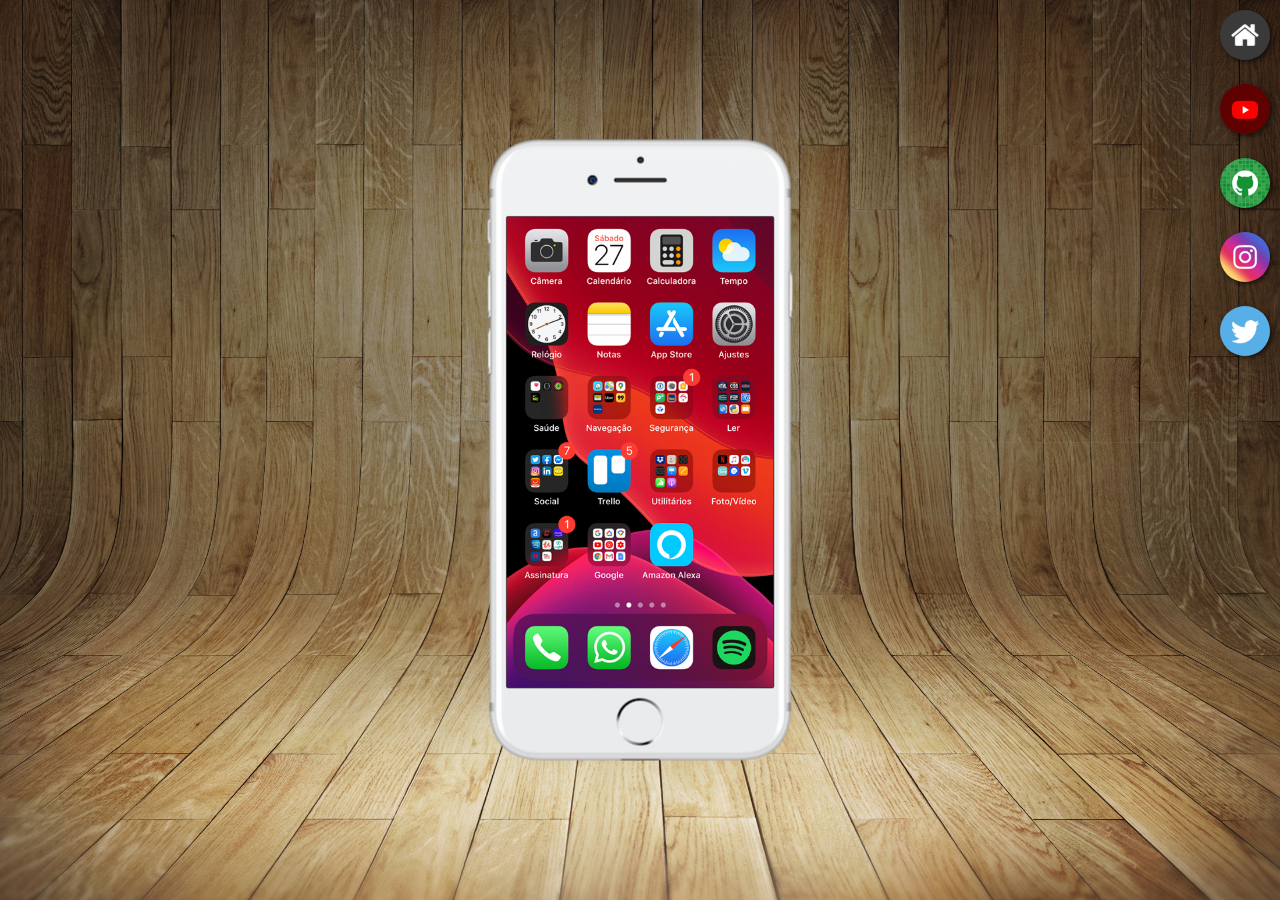
<file: index.html>
<!DOCTYPE html>
<html lang="pt-br">
<head>
    <meta charset="UTF-8">
    <meta name="viewport" content="width=device-width, initial-scale=1.0">
    <link rel="shortcut icon" href="favicon.ico" type="image/x-icon">
    <link rel="stylesheet" href="estilos/style.css">
    <title>Projeto redes sociais</title>
</head>
<body>
    <main>
        <section id="iphone">
            <iframe src="home.html" name="tela" id="tela" frameborder="0"></iframe>
        </section>

        <section id="redes-sociais">
            <a href="home.html" target="tela"><img src="imagens/logo-home.jpg" alt="home"></a> <br>
            <a href="youtube.html" target="tela"><img src="imagens/logo-youtube.jpg" alt="youtube"></a> <br>
            <a href="github.html" target="tela"><img src="imagens/logo-github.jpg" alt="Github"></a> <br>
            <a href="instagram.html" target="tela"><img src="imagens/logo-instagram.jpg" alt="Instagram"></a> <br>
            <a href="twitter.html" target="tela"><img src="imagens/logo-twitter.jpg" alt="Twitter"></a>
        </section>
    </main>



    
</body>
</html>
</file>
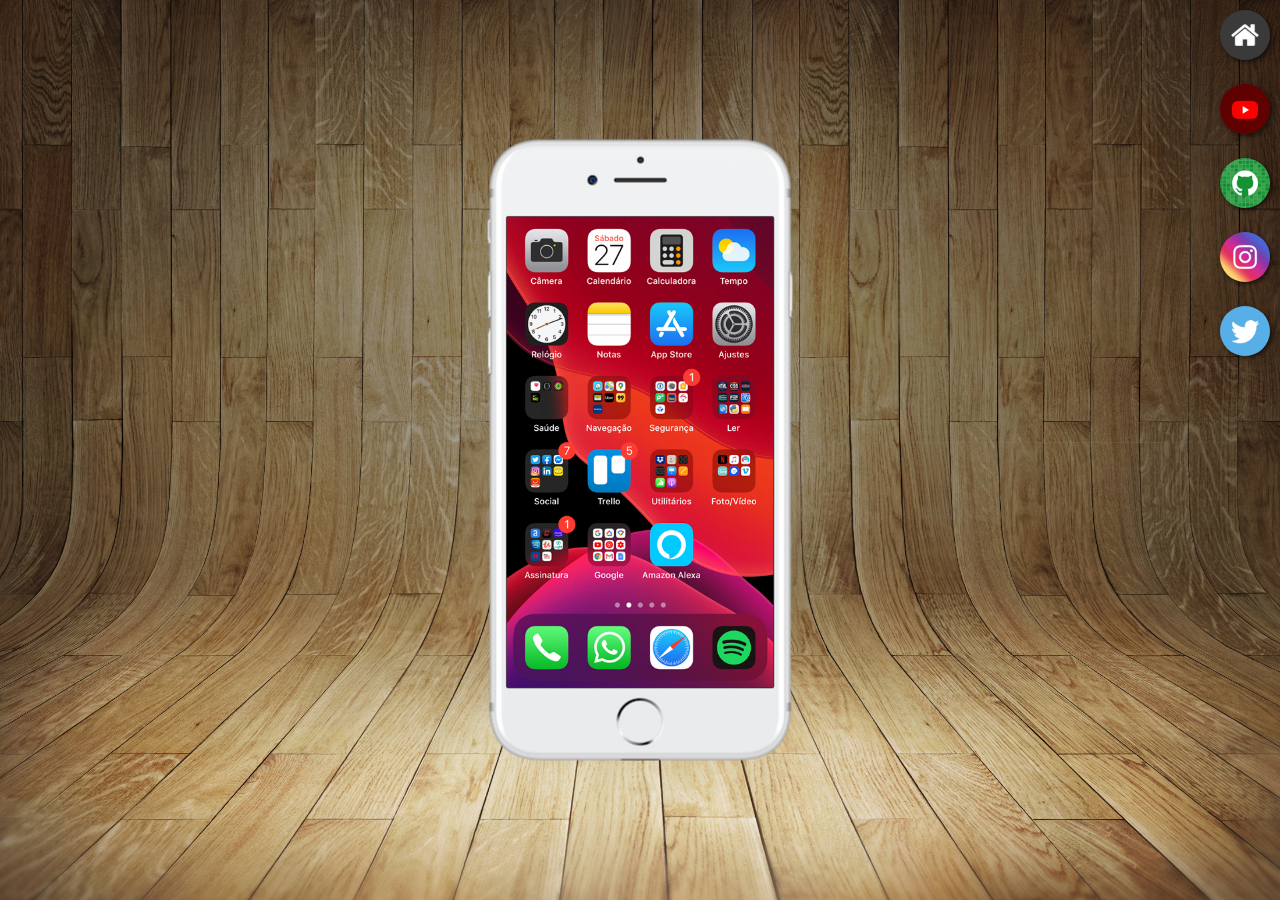
<file: desafio14-iphone/index.html>
<!DOCTYPE html>
<html lang="pt-br">
<head>
    <meta charset="UTF-8">
    <meta name="viewport" content="width=device-width, initial-scale=1.0">
    <link rel="shortcut icon" href="favicon.ico" type="image/x-icon">
    <link rel="stylesheet" href="estilos/style.css">
    <title>Projeto redes sociais</title>
</head>
<body>
    <main>
        <section id="iphone">
            <iframe src="home.html" name="tela" id="tela" frameborder="0"></iframe>
        </section>

        <section id="redes-sociais">
            <a href="#" target="tela"><img src="imagens/logo-home.jpg" alt="home"></a> <br>
            <a href="#" target="tela"><img src="imagens/logo-youtube.jpg" alt="youtube"></a> <br>
            <a href="#" target="tela"><img src="imagens/logo-github.jpg" alt="Github"></a> <br>
            <a href="#" target="tela"><img src="imagens/logo-instagram.jpg" alt="Instagram"></a> <br>
            <a href="#" target="tela"><img src="imagens/logo-twitter.jpg" alt="Twitter"></a>
        </section>
    </main>



    
</body>
</html>
</file>
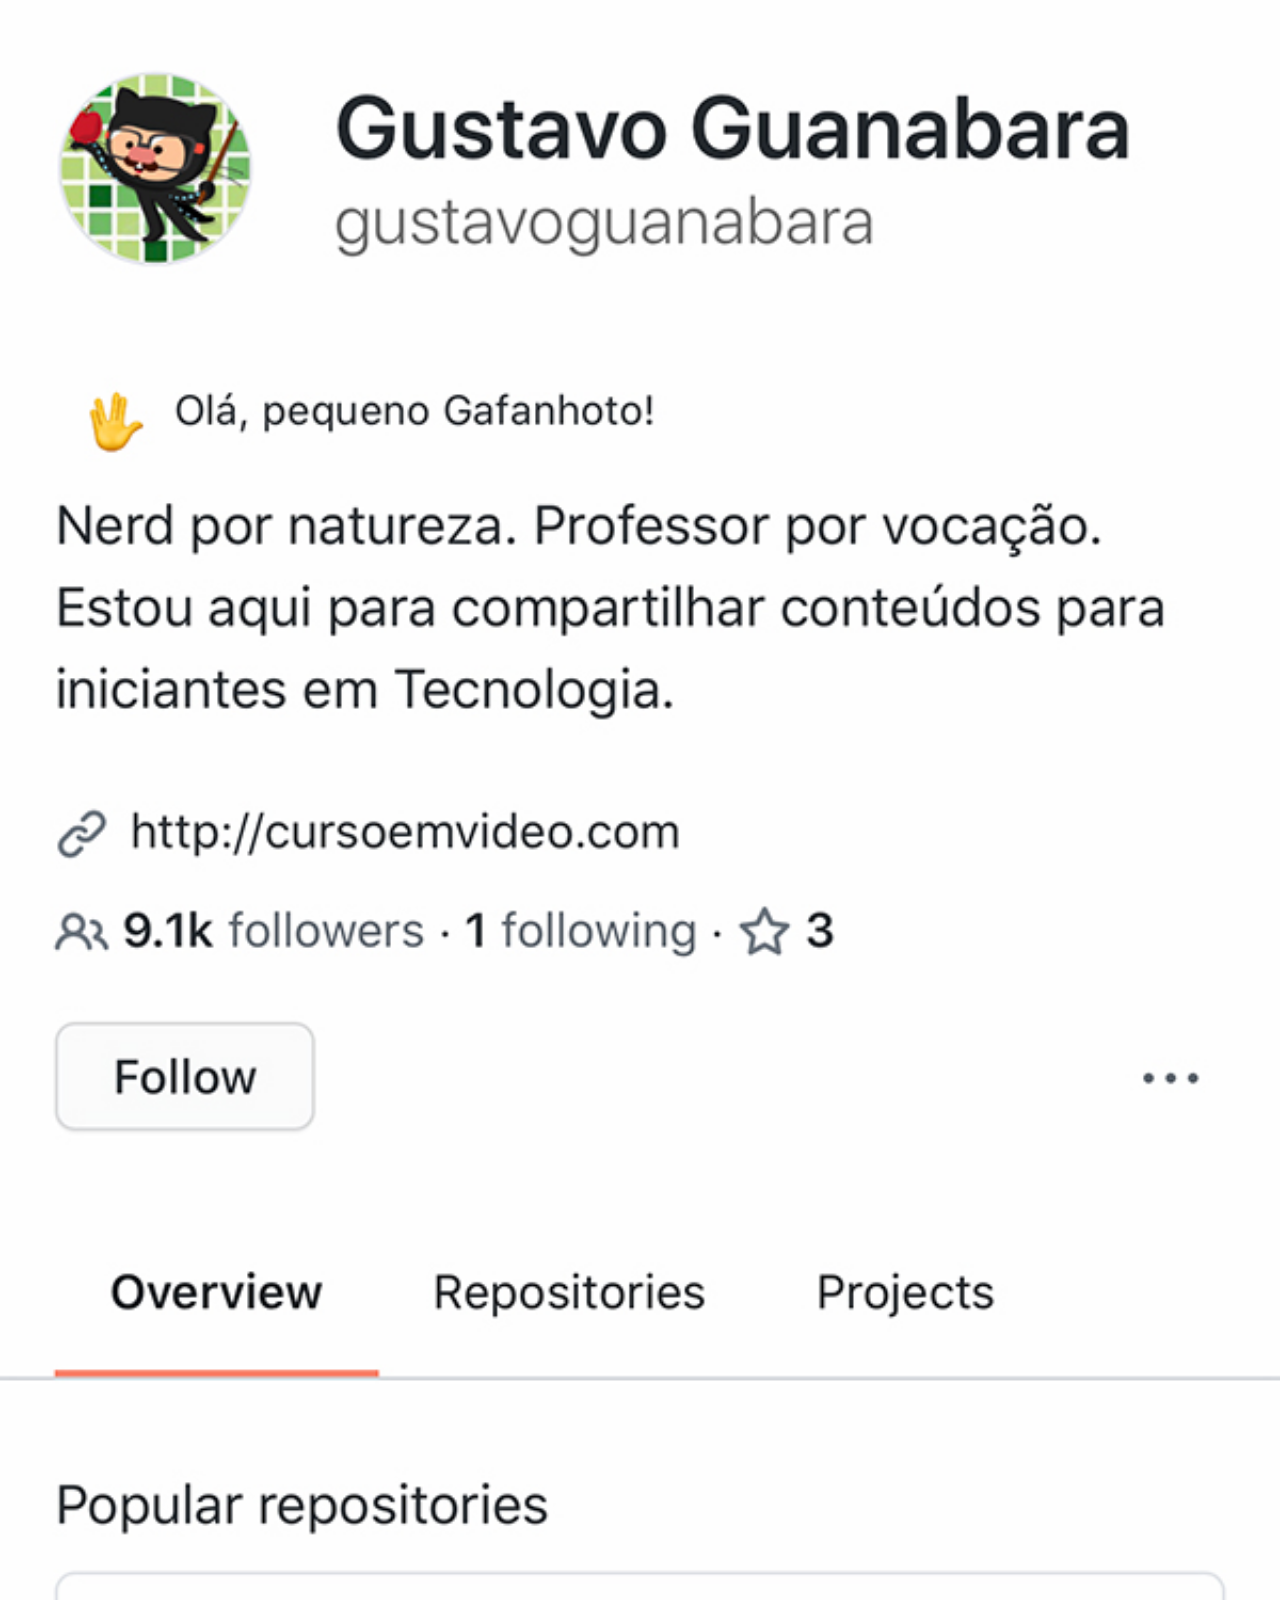
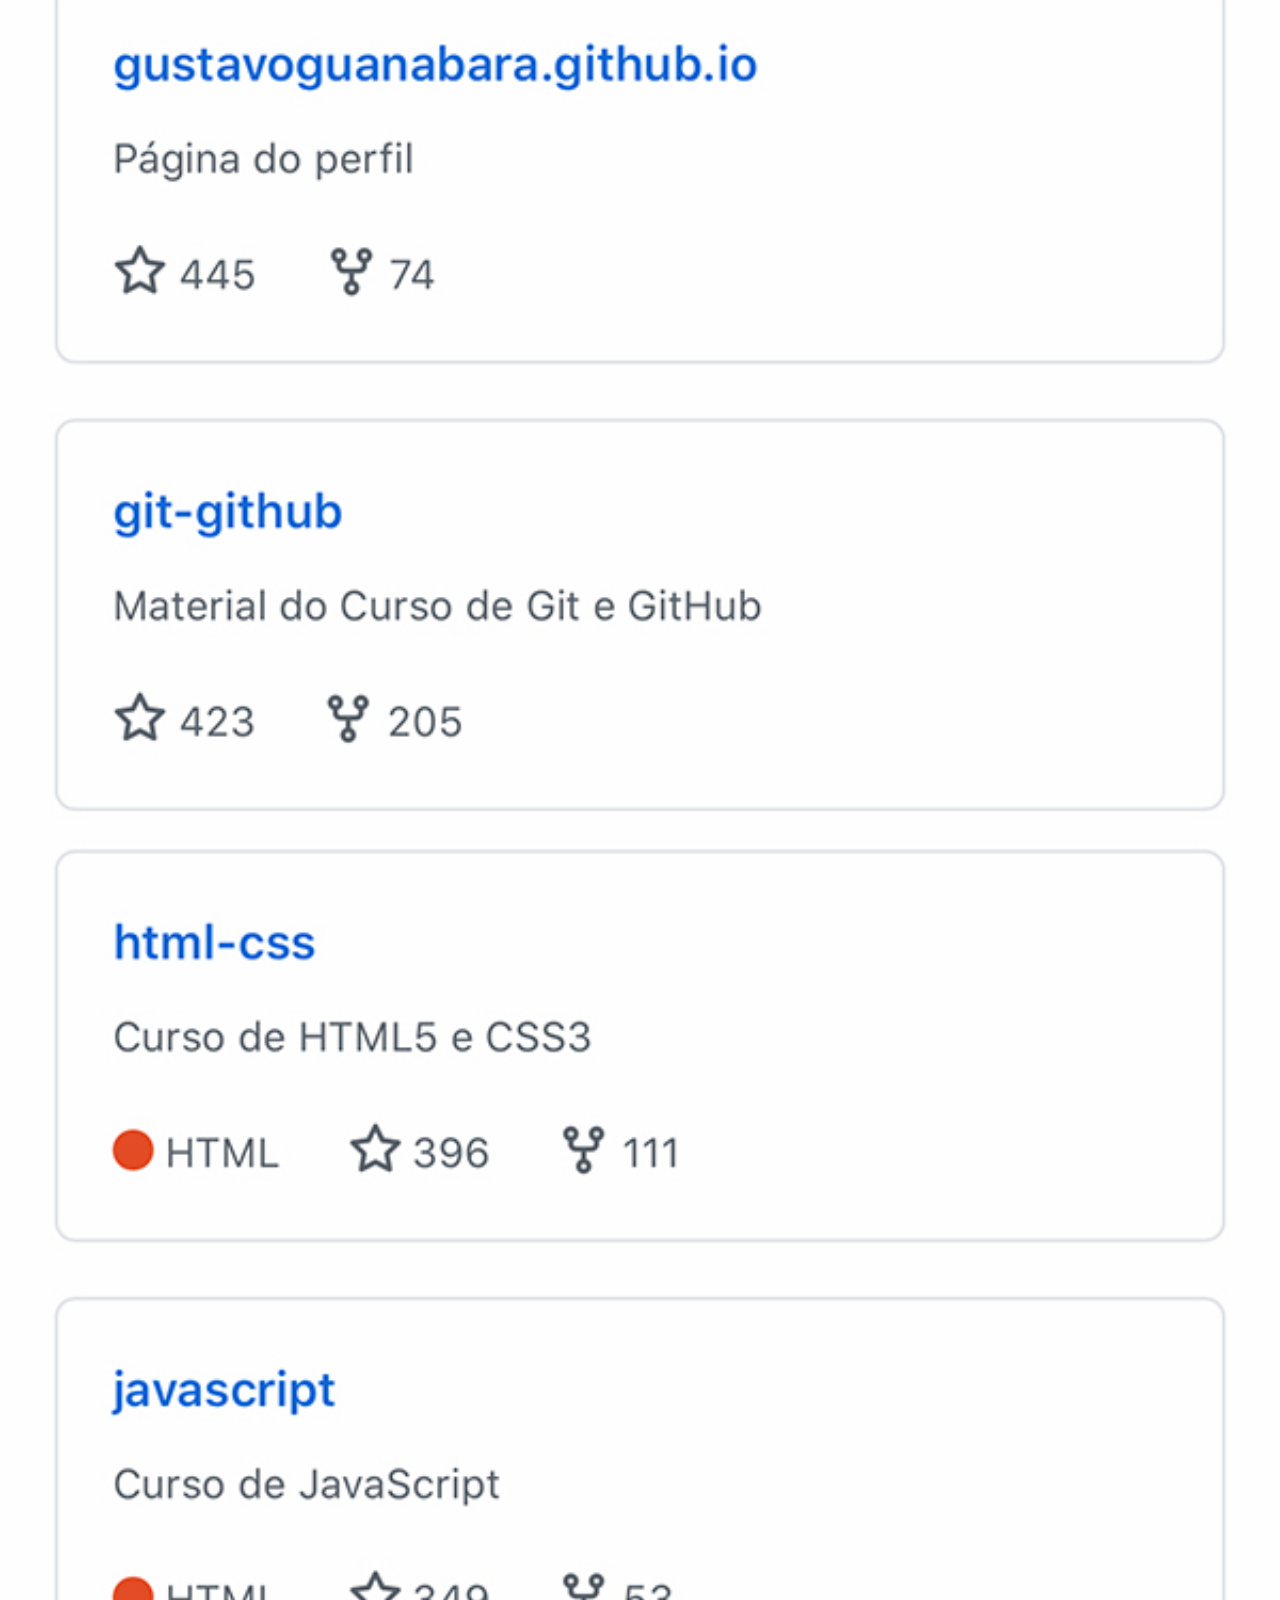
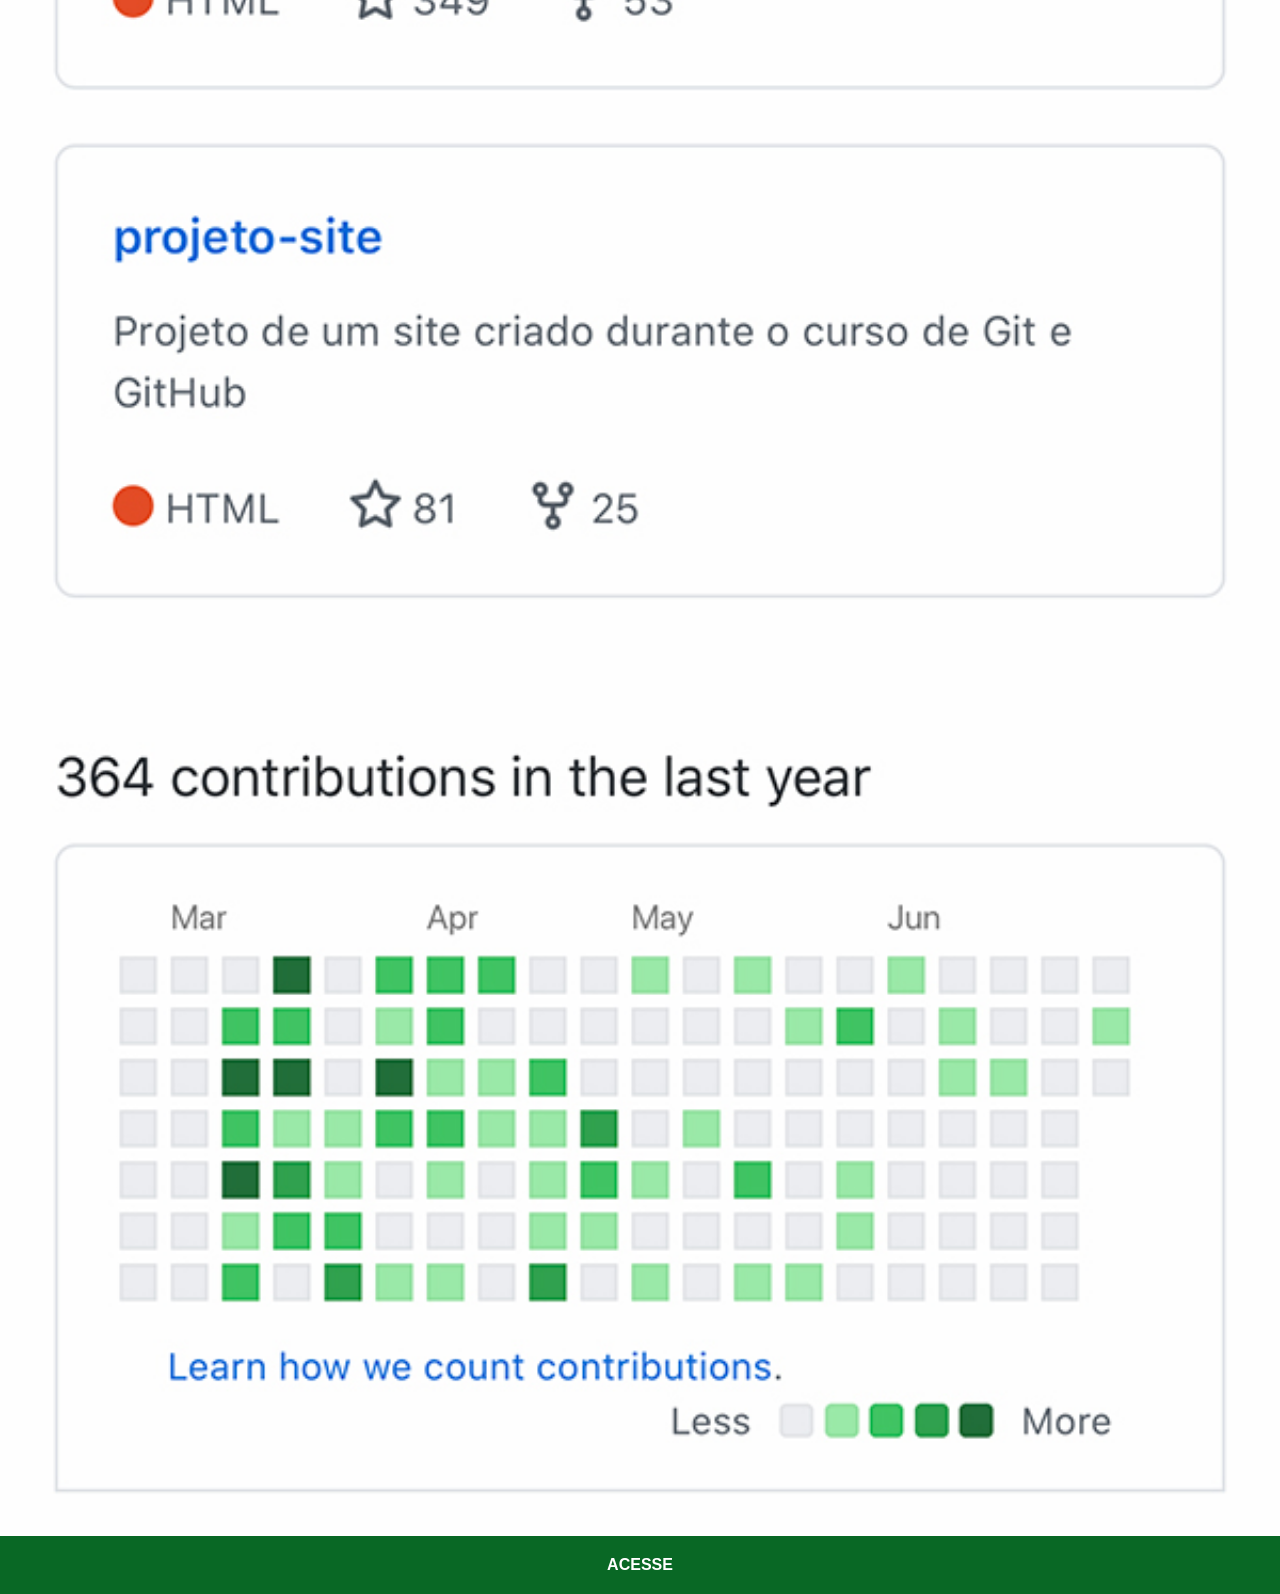
<file: github.html>
<!DOCTYPE html>
<html lang="pt-br">
<head>
    <meta charset="UTF-8">
    <meta name="viewport" content="width=device-width, initial-scale=1.0">
    <link rel="stylesheet" href="estilos/social.css">
    <title>Document</title>
    <style>
        a {
            background-color: rgb(9, 104, 37);
            color: white;
        }

        a:hover {
            background-color: rgb(15, 182, 65);
        }
    </style>
</head>
<body>
    <img src="imagens/tela-github.jpg" alt="Github">
    <a href="https://github.com/az4z3l33" target="_blank">ACESSE</a>
</body>
</html>
</file>
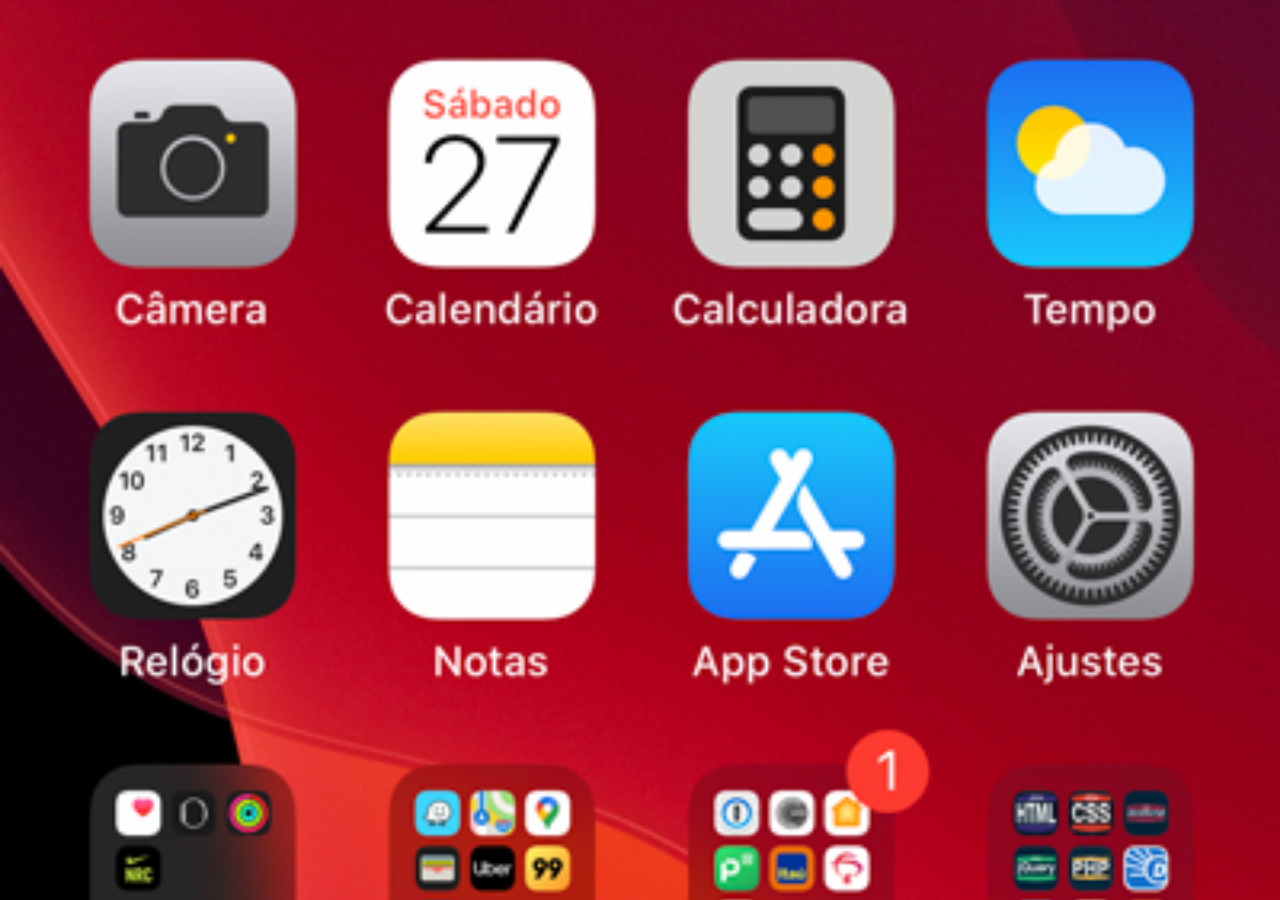
<file: home.html>
<!DOCTYPE html>
<html lang="pt-br">
<head>
    <meta charset="UTF-8">
    <meta name="viewport" content="width=device-width, initial-scale=1.0">
    <title>Home</title>
    <style>
        * {
            margin: 0px;
            padding: 0px;
        }

        body {
            width: 100vw;
            height: 100vh;
            background: black url('imagens/tela-home.jpg') no-repeat top center;
            background-size:cover ;
        }
    </style>
</head>
<body>
    
</body>
</html>
</file>
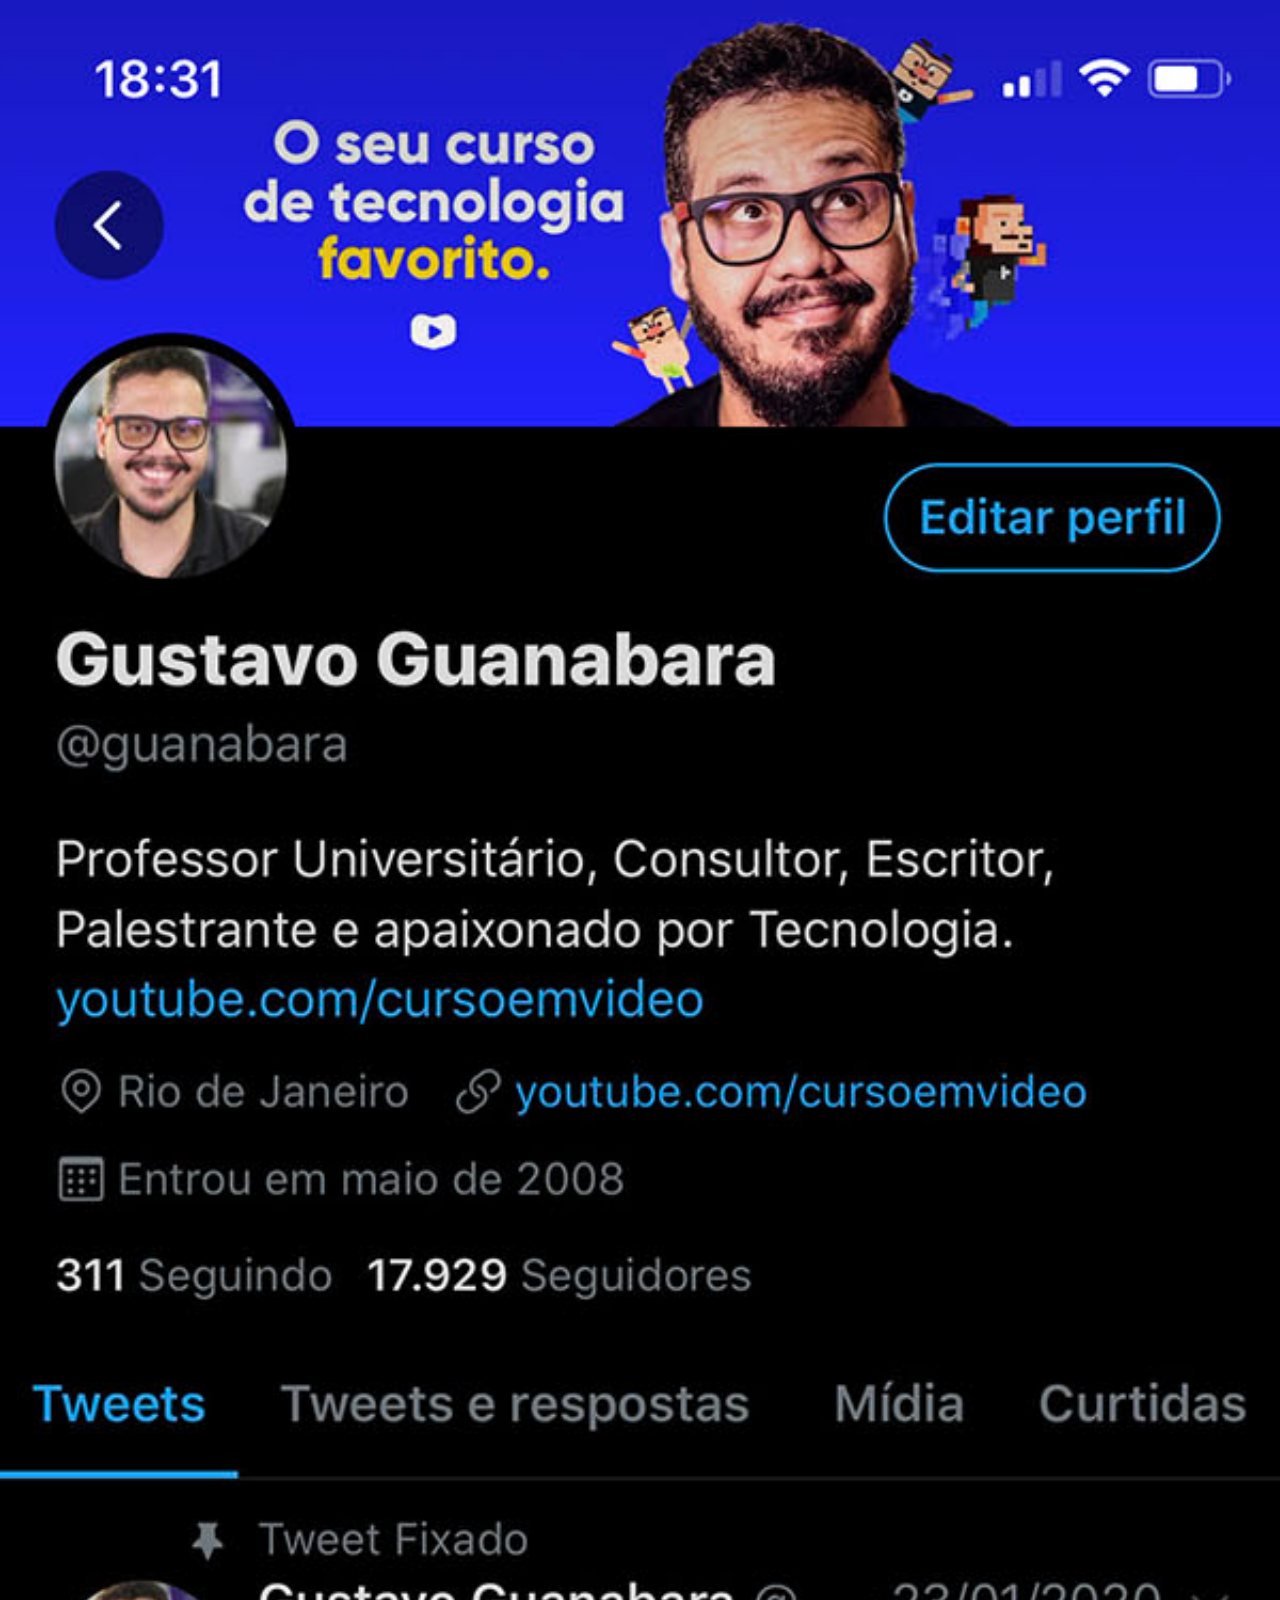
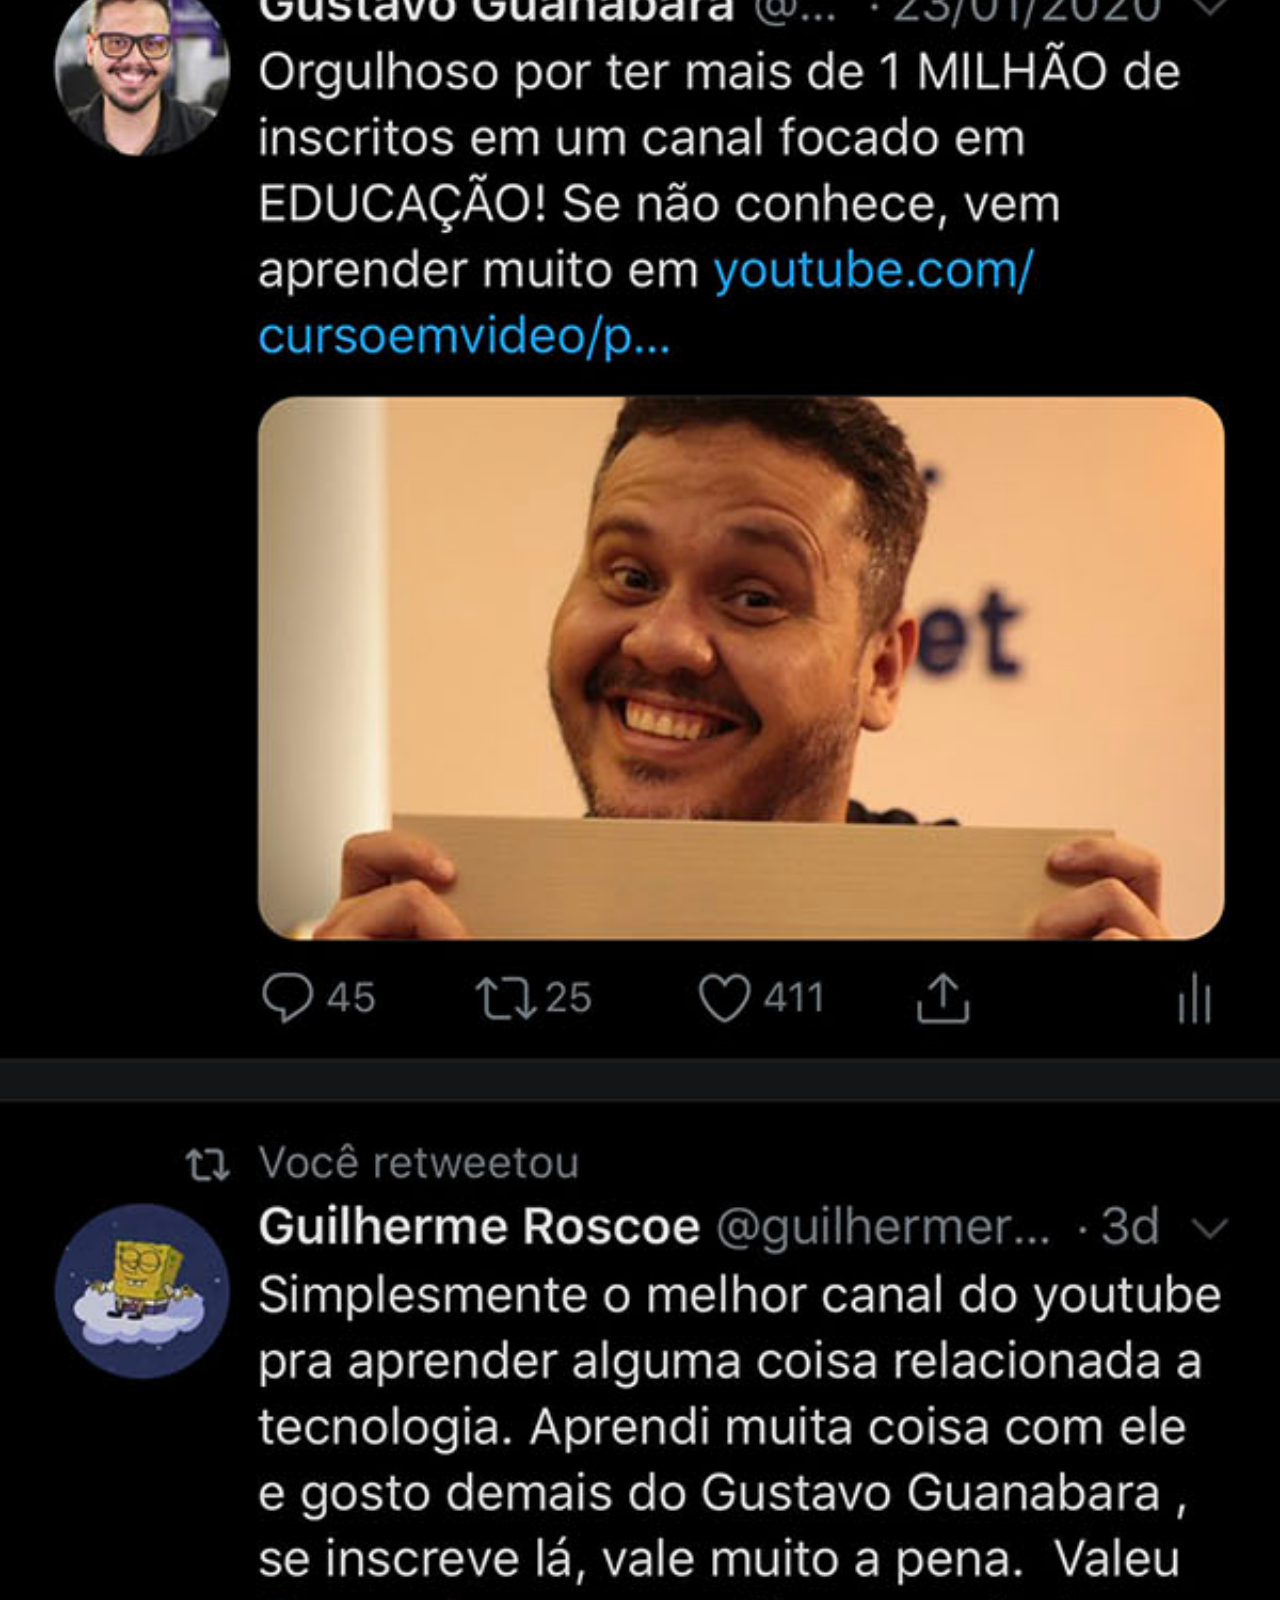
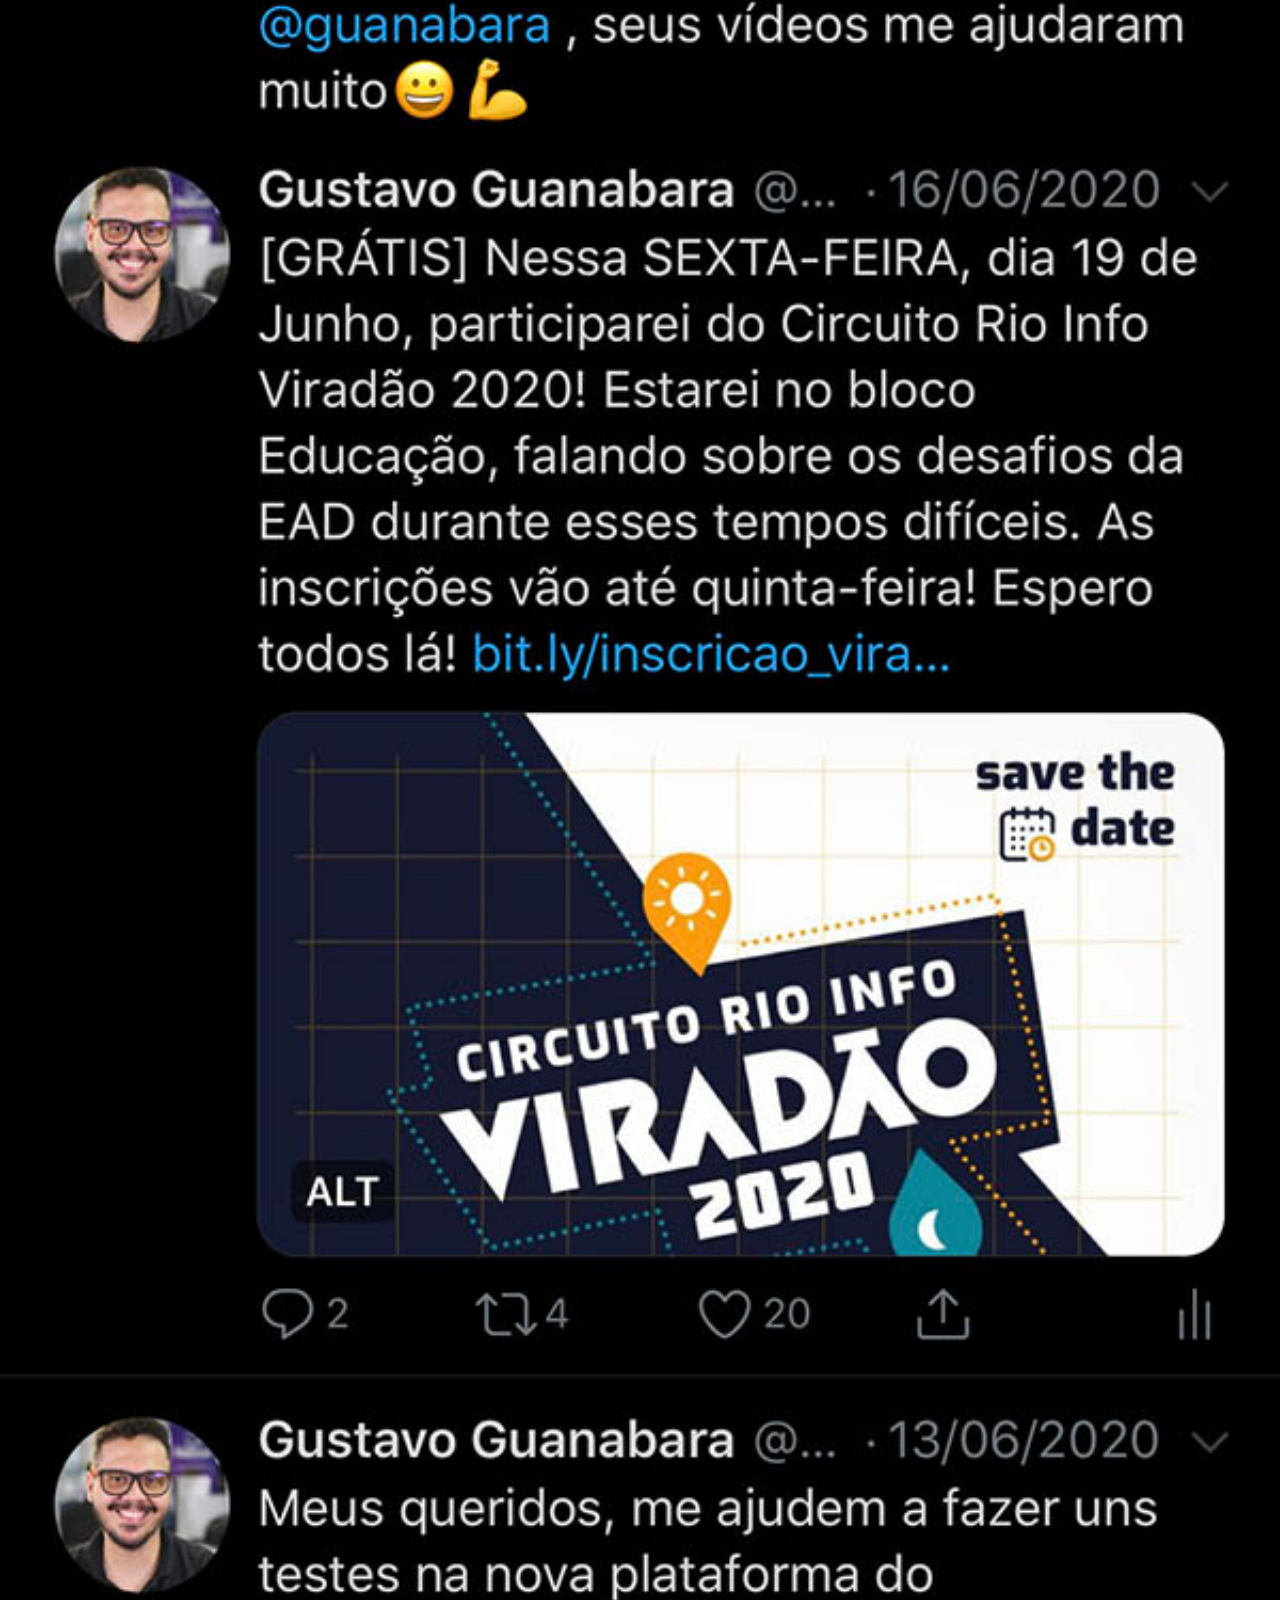
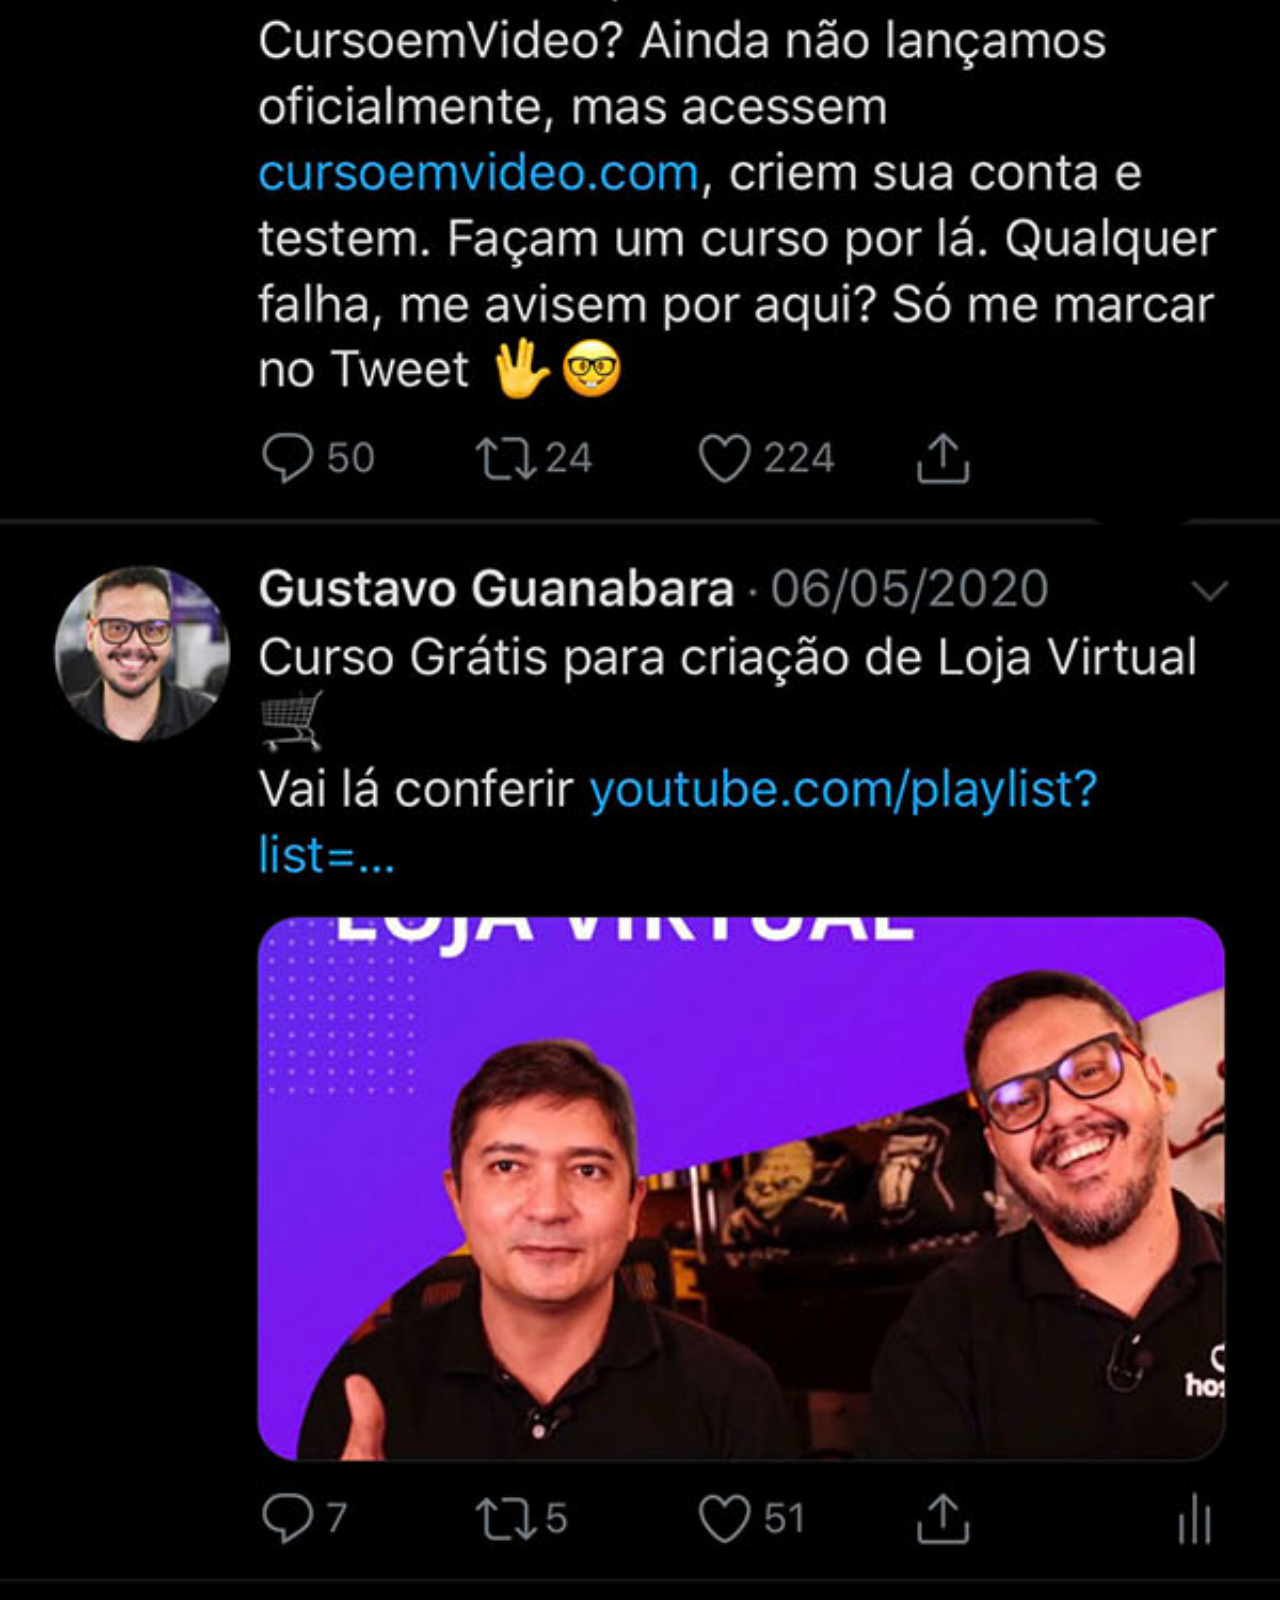
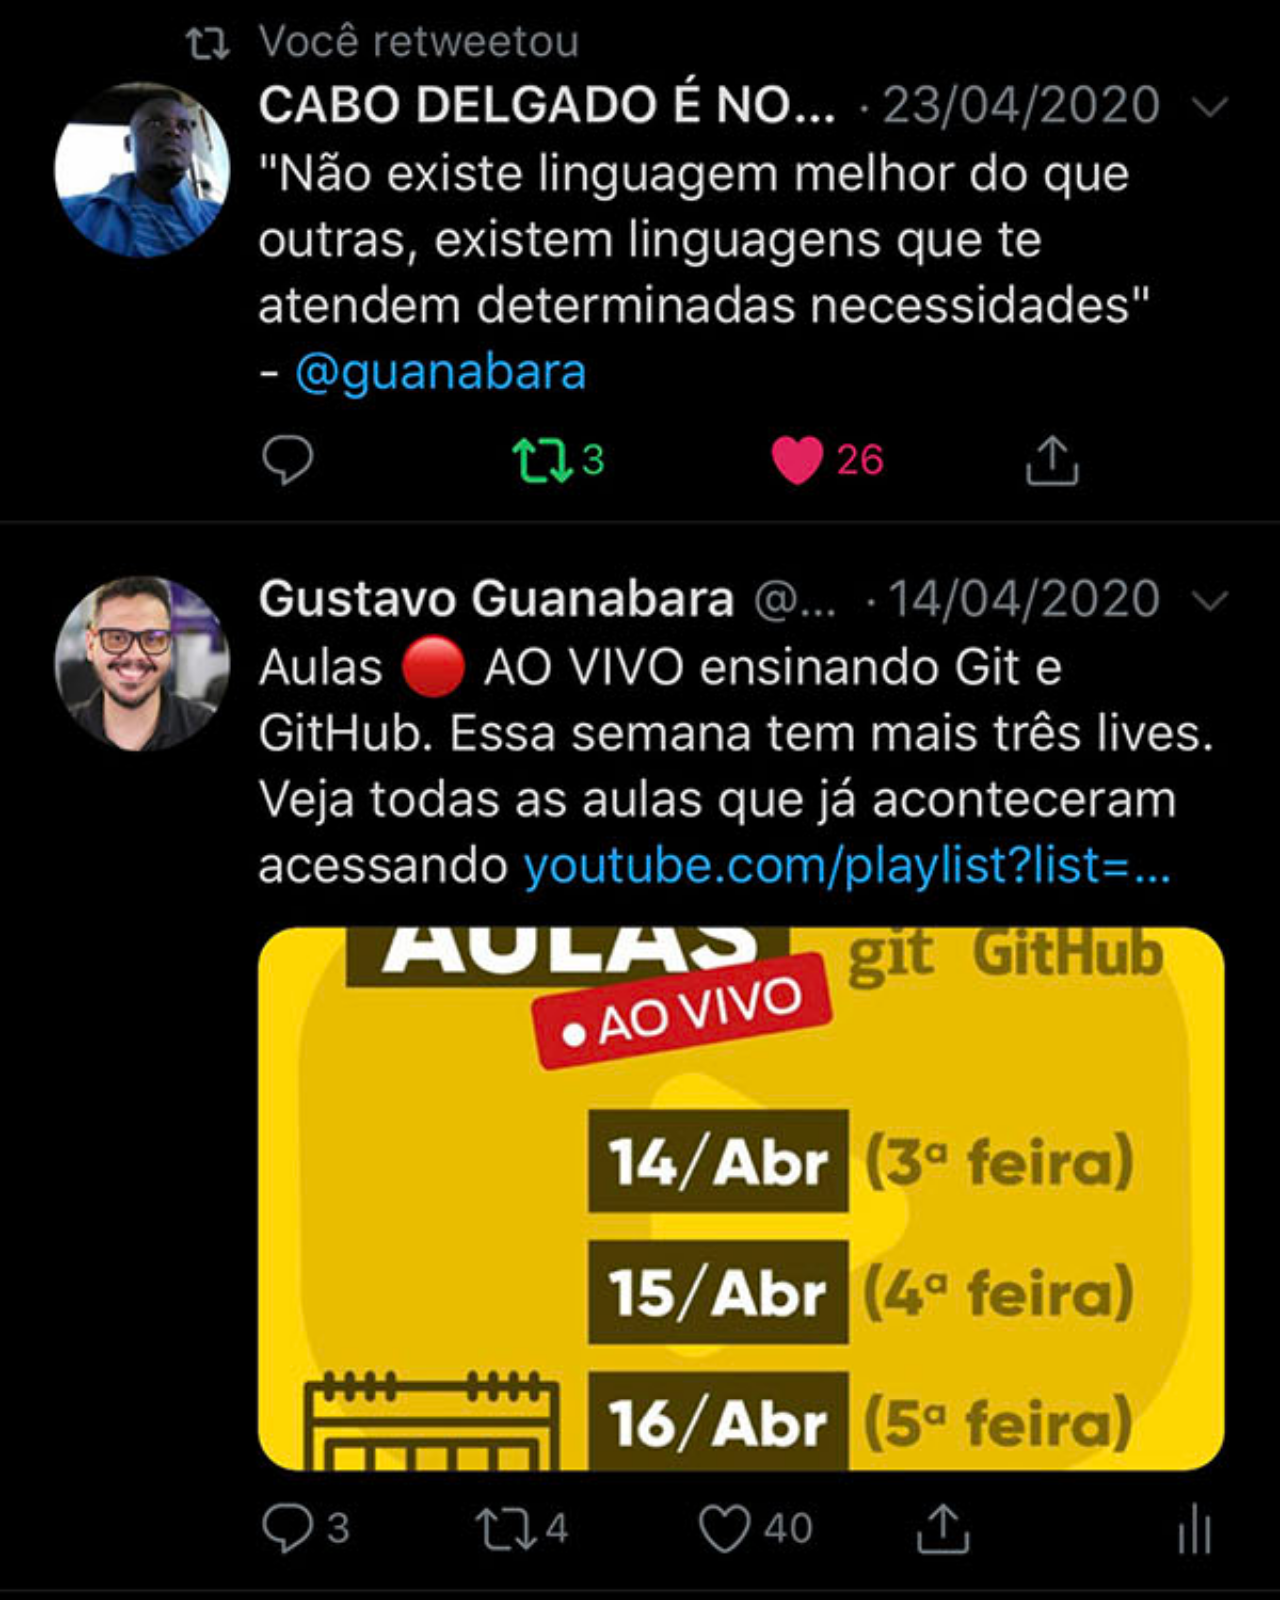
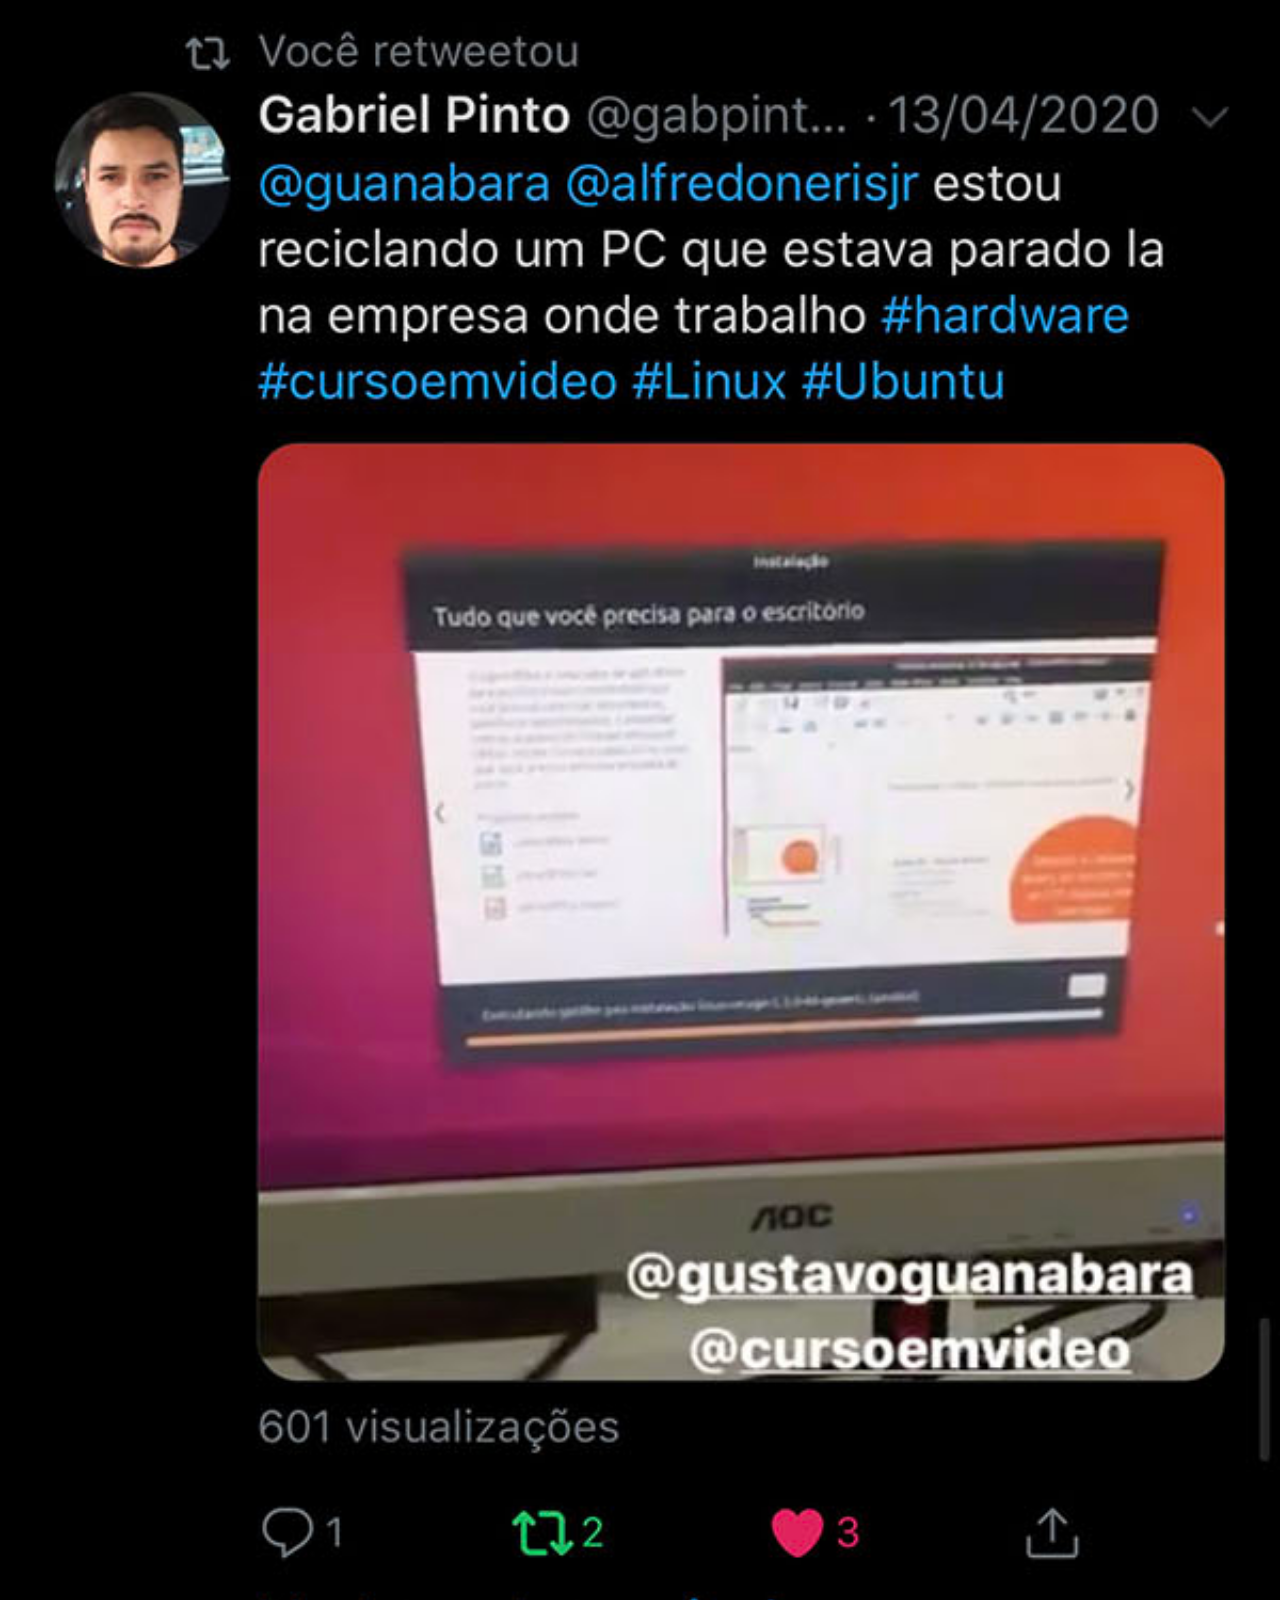
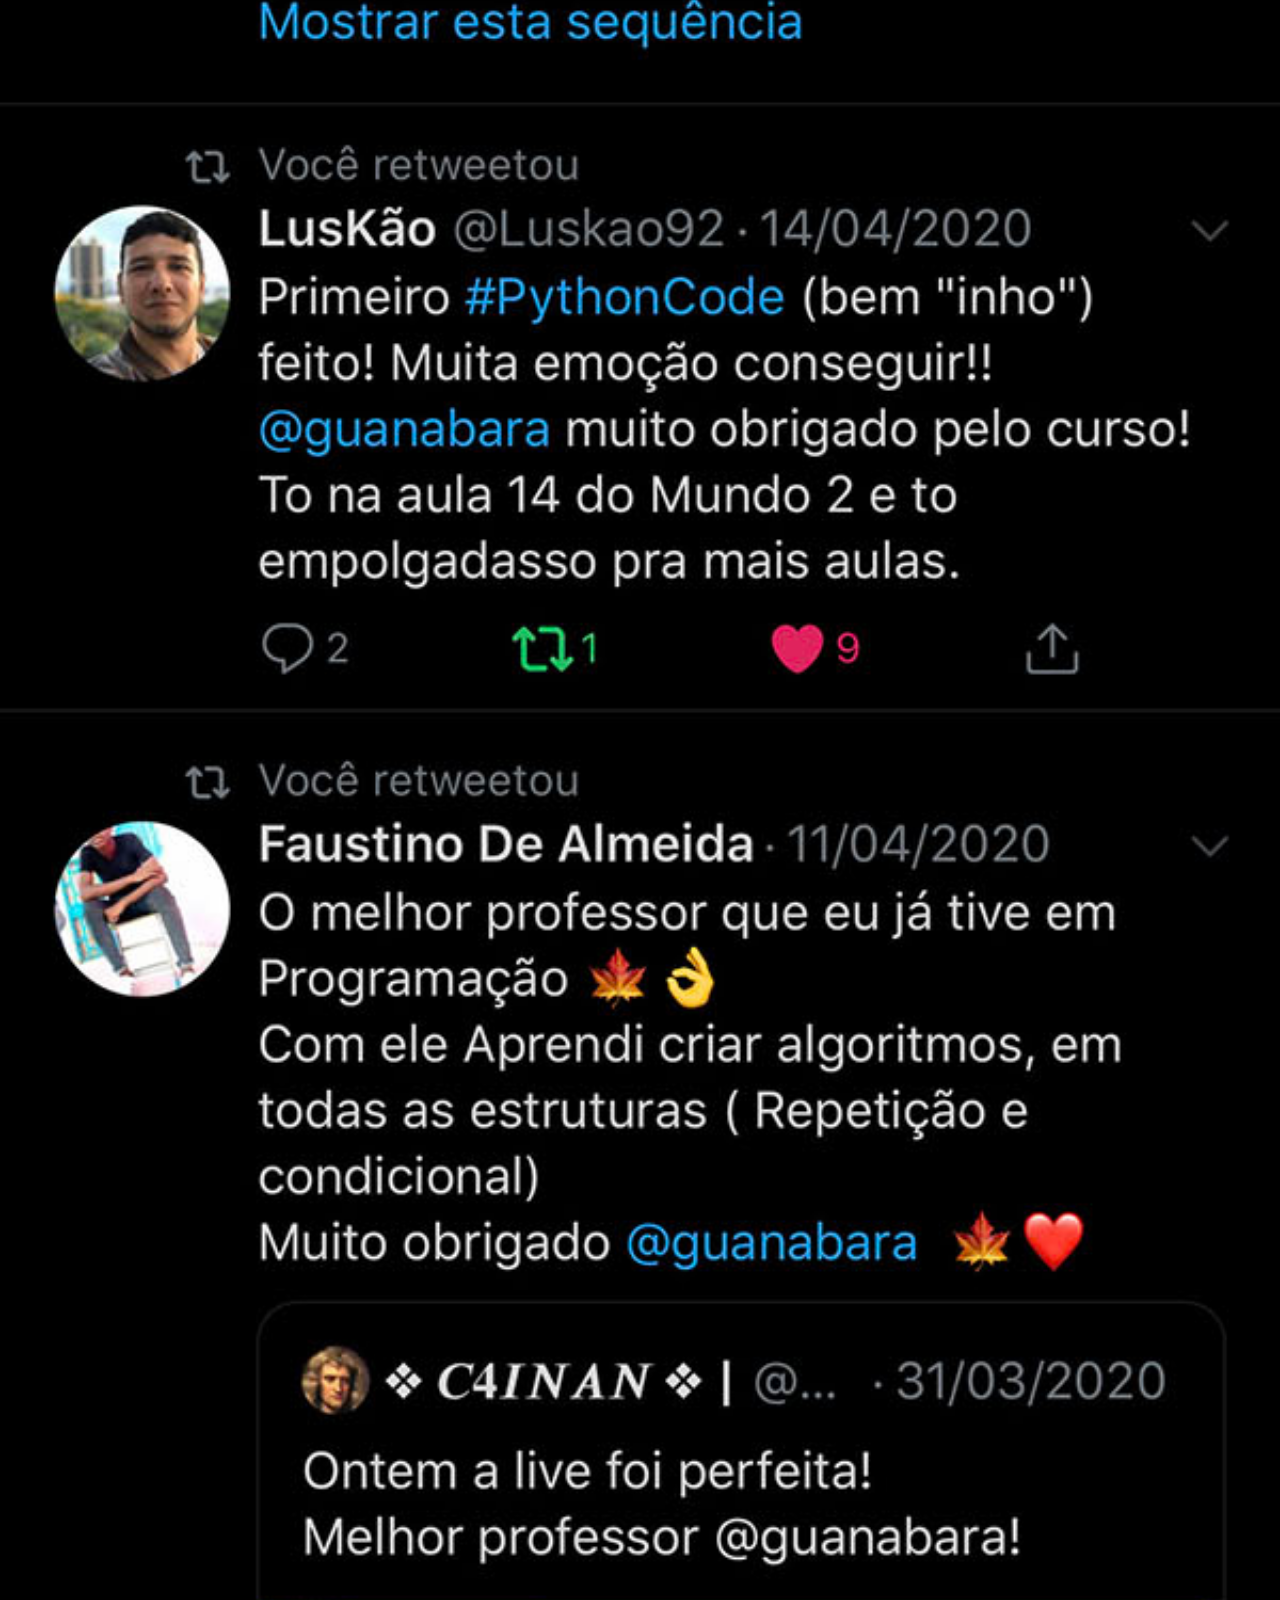
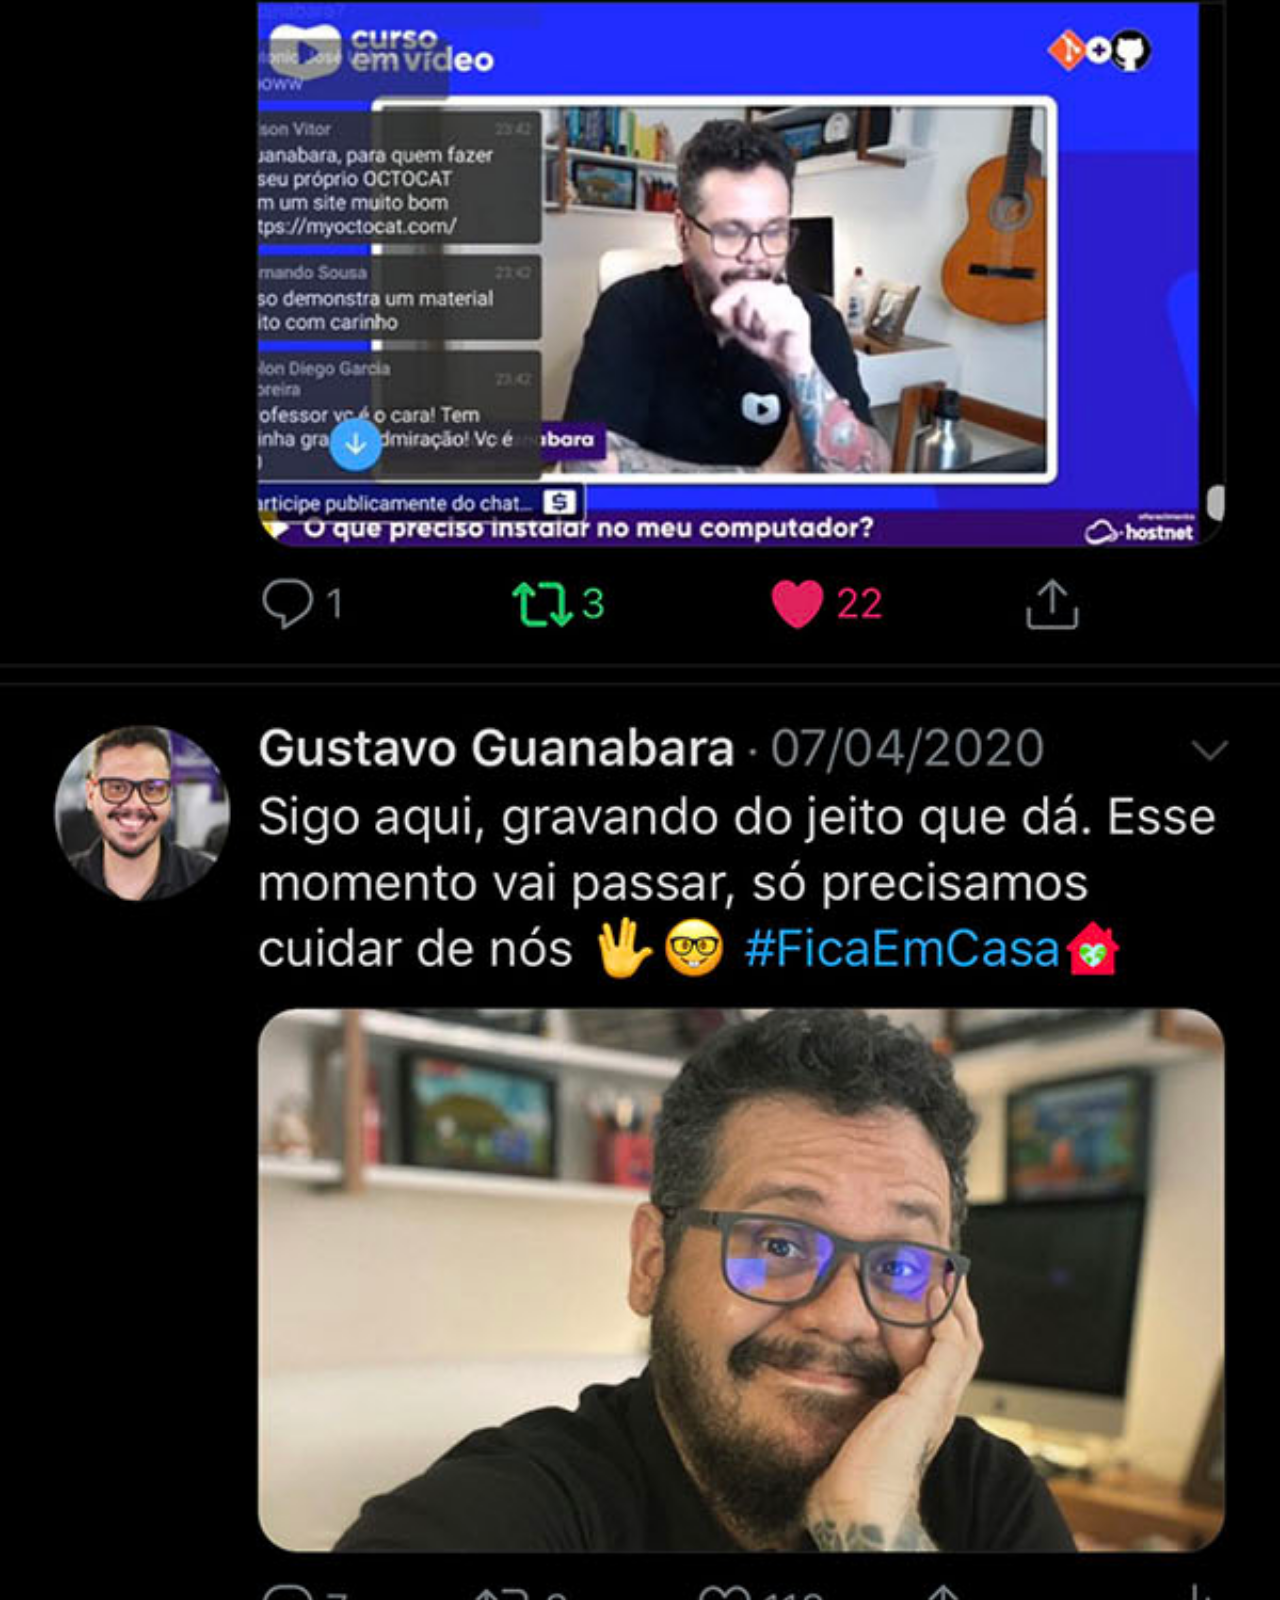
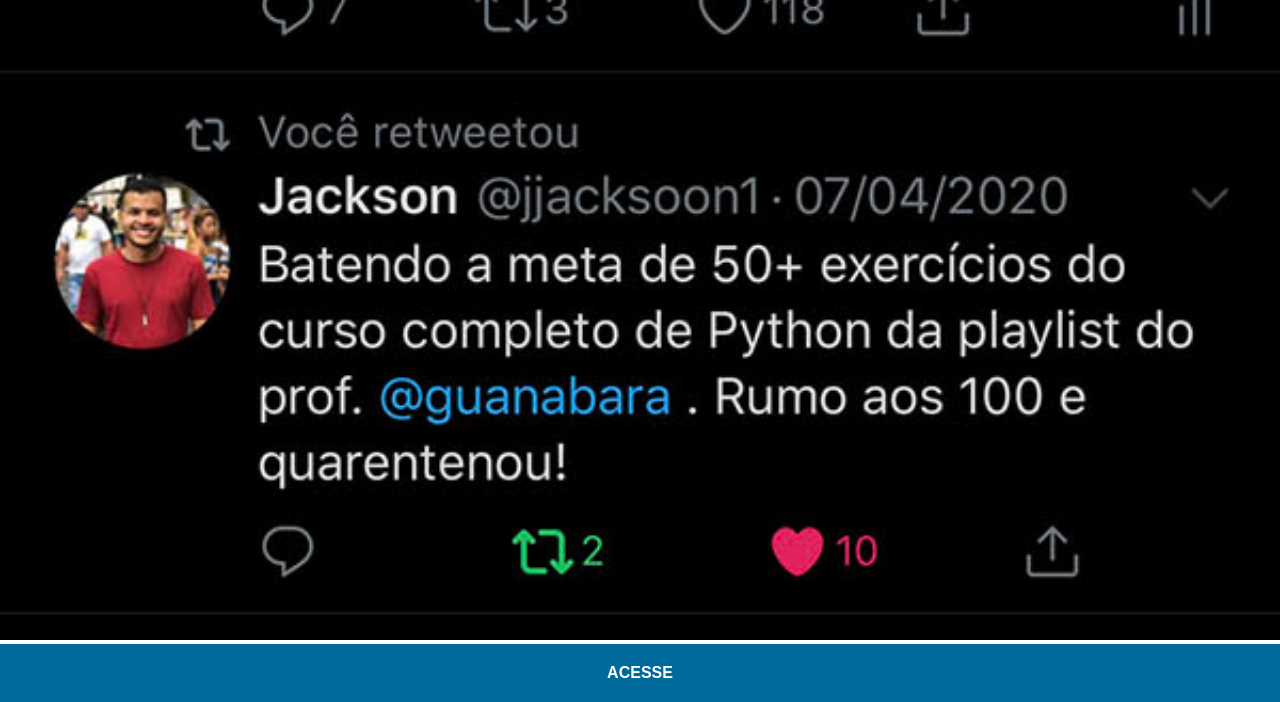
<file: twitter.html>
<!DOCTYPE html>
<html lang="pt-br">
<head>
    <meta charset="UTF-8">
    <meta name="viewport" content="width=device-width, initial-scale=1.0">
    <link rel="stylesheet" href="estilos/social.css">
    <title>Document</title>
    <style>
        a {
            background-color: rgb(0, 106, 155);
            color: white;
        }

        a:hover {
            background-color: rgb(0, 170, 248);
        }
    </style>
</head>
<body>
    <img src="imagens/tela-twitter.jpg" alt="Twitter">
    <a href="https://x.com/33azazel" target="_blank">ACESSE</a>
</body>
</html>
</file>
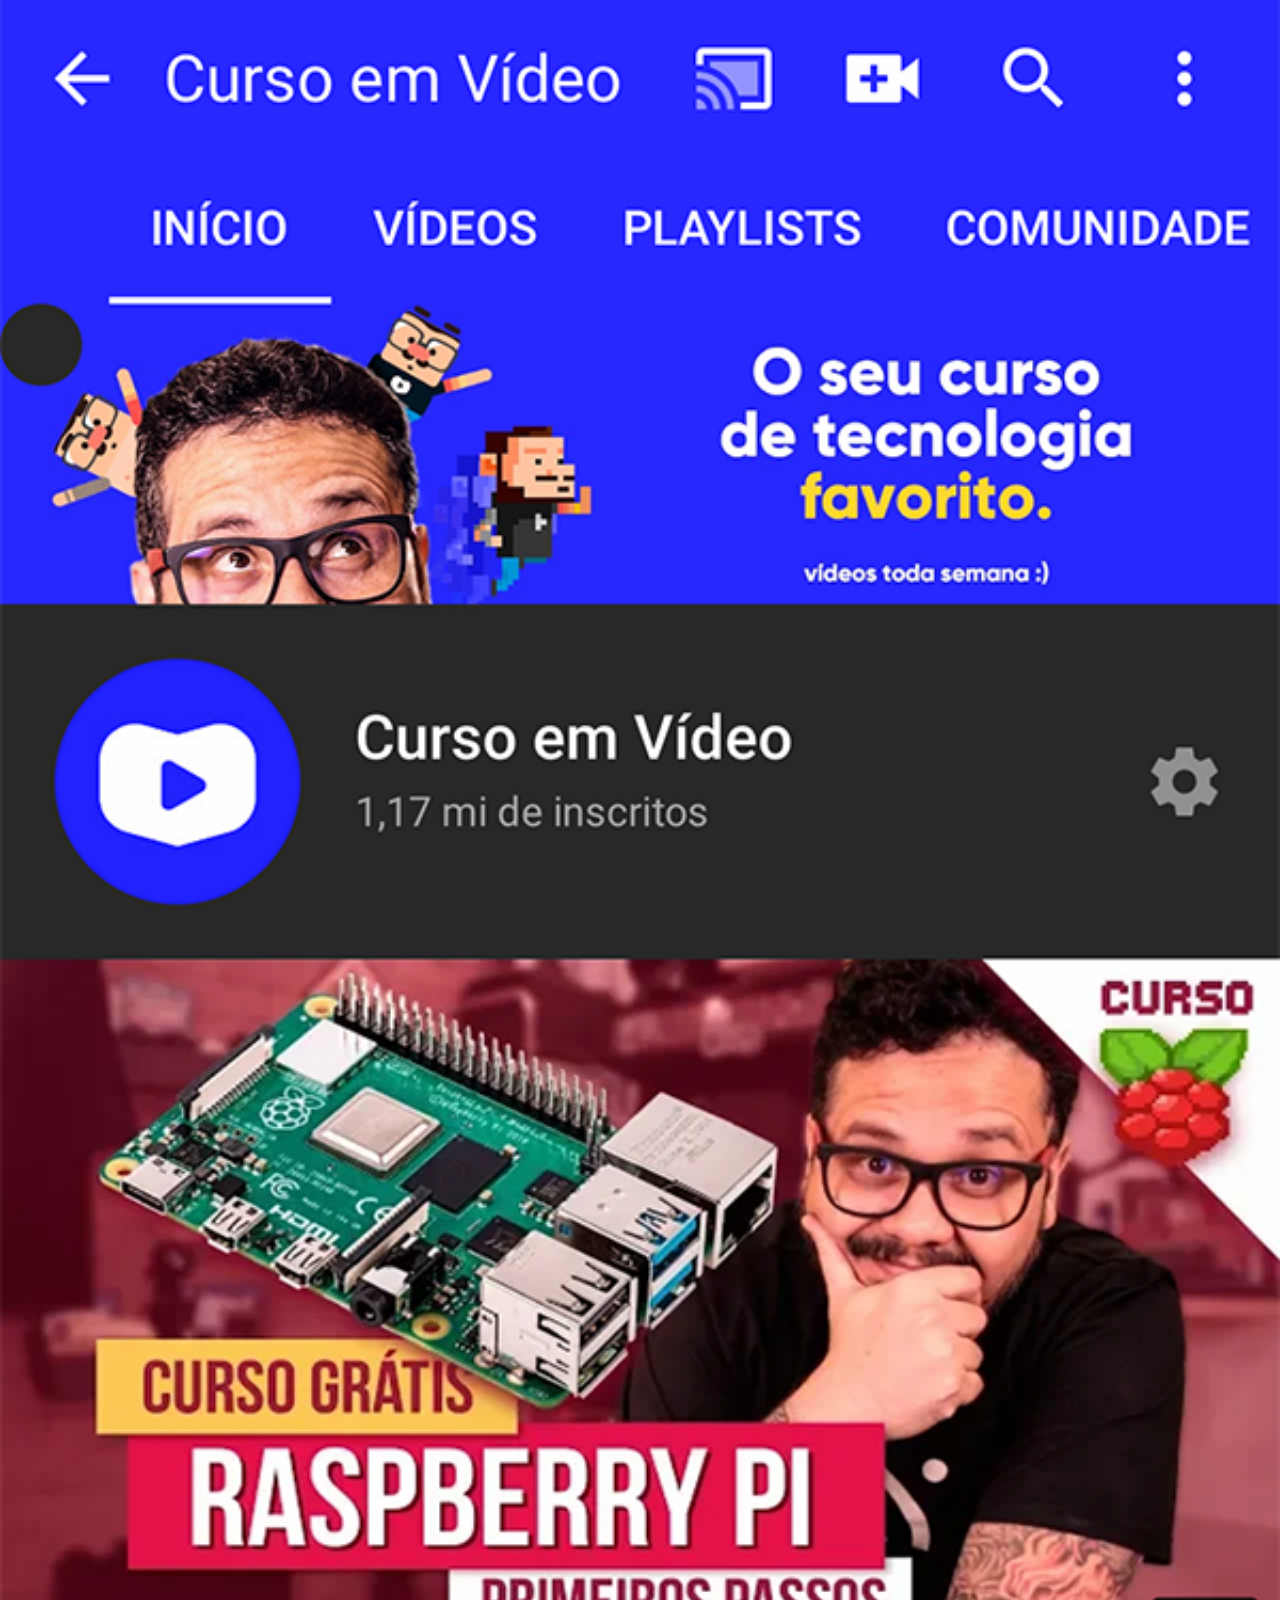
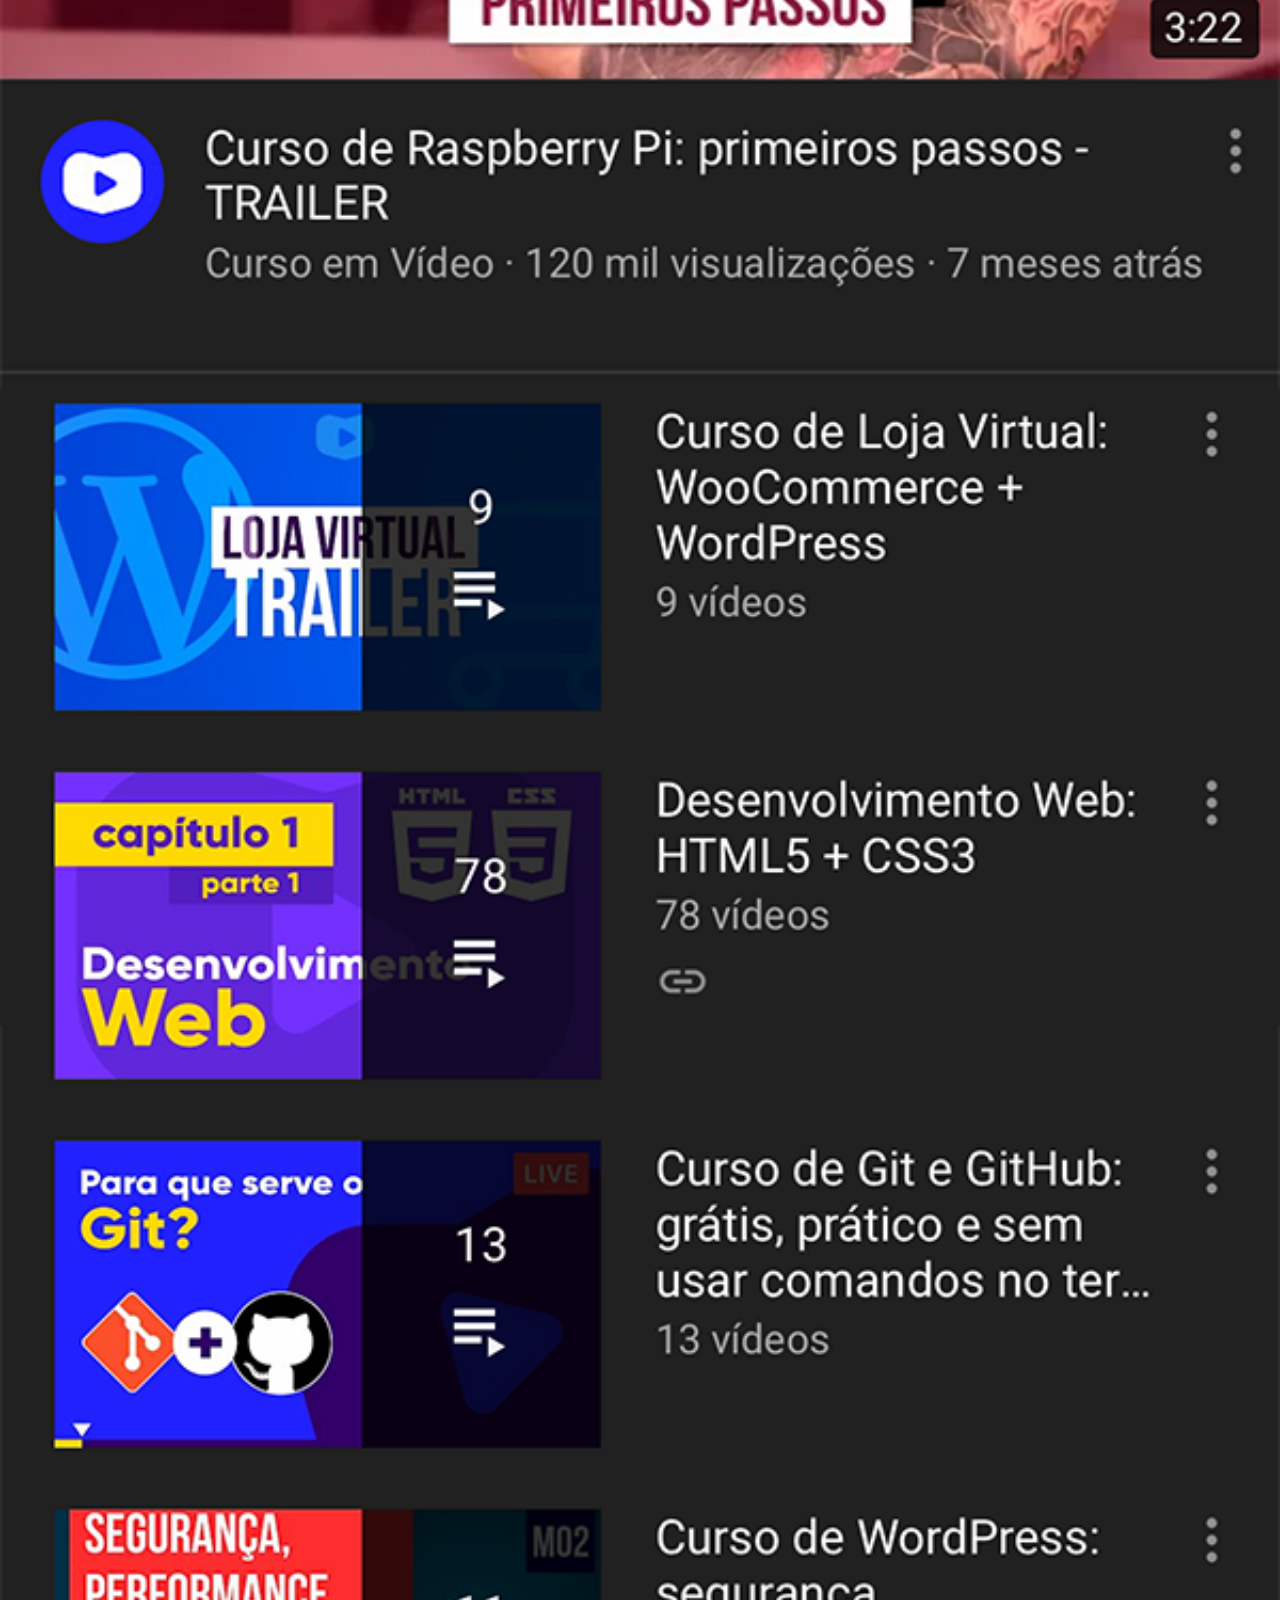
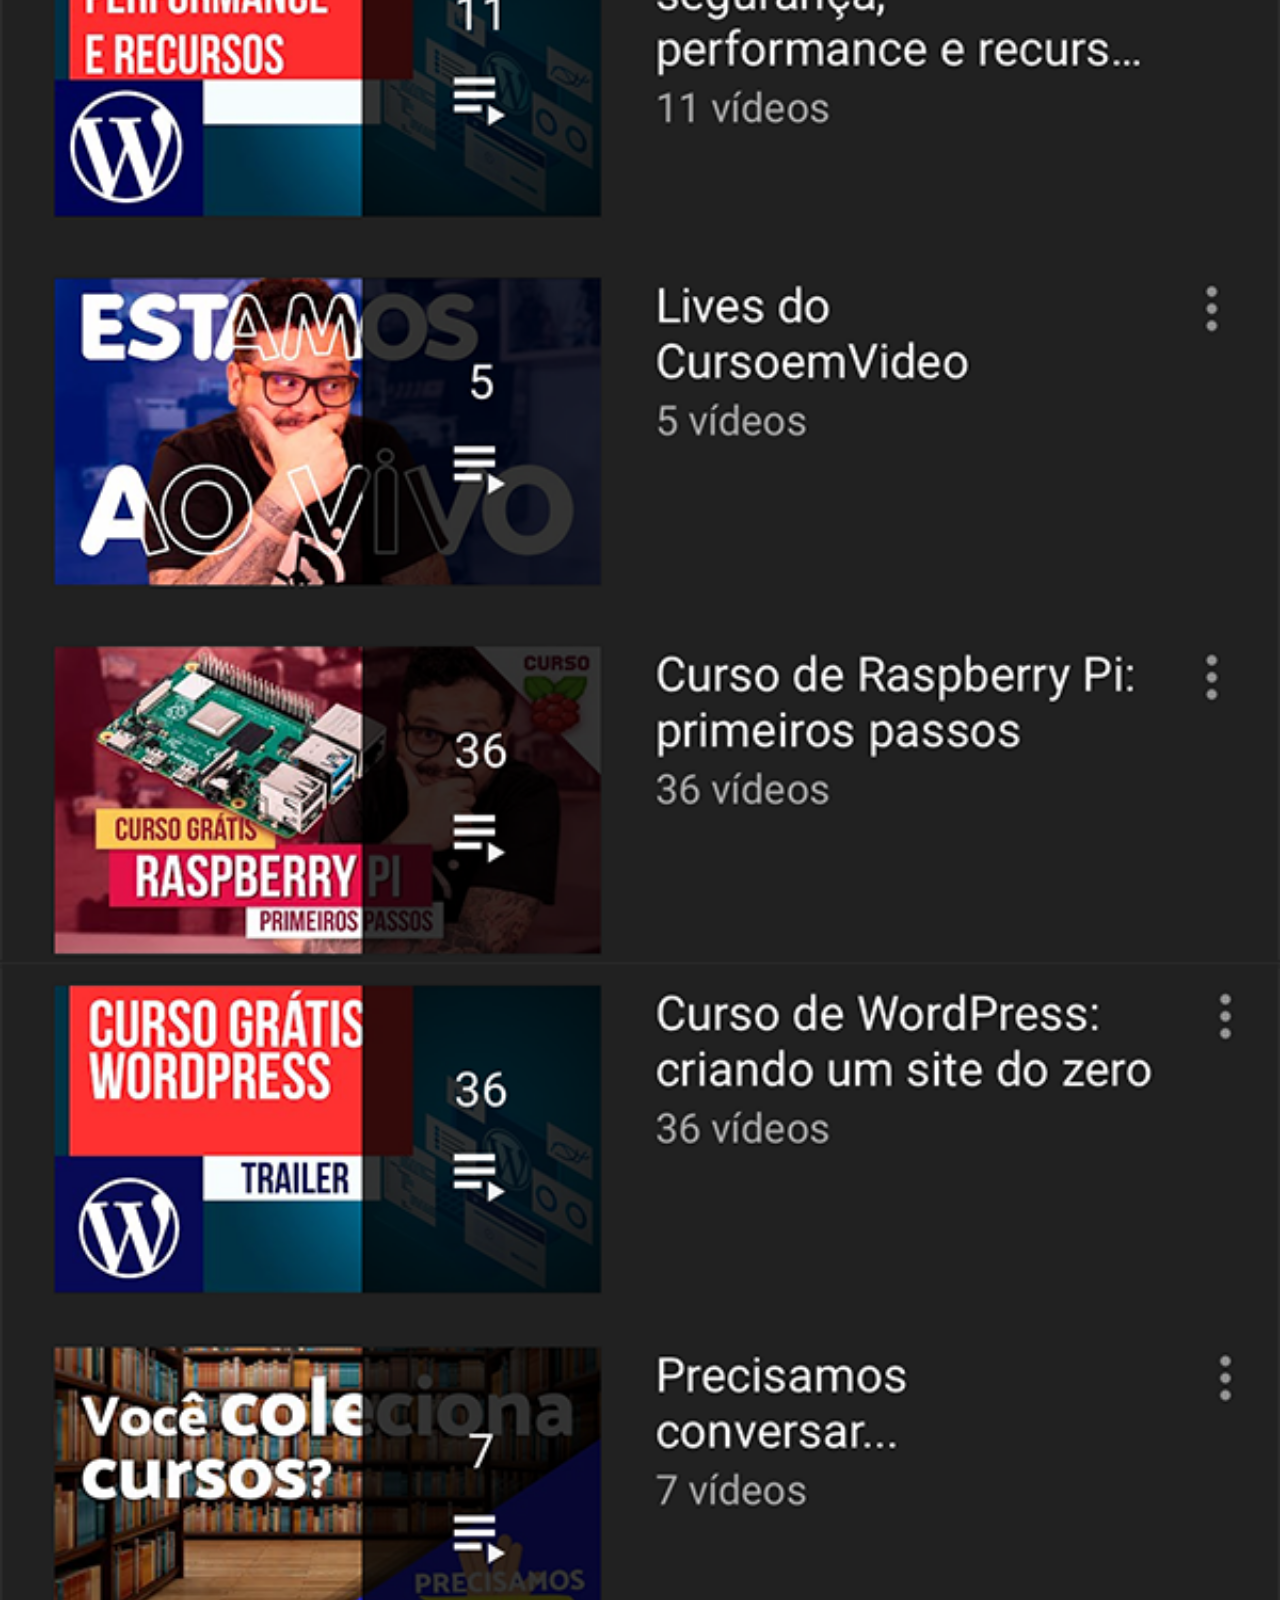
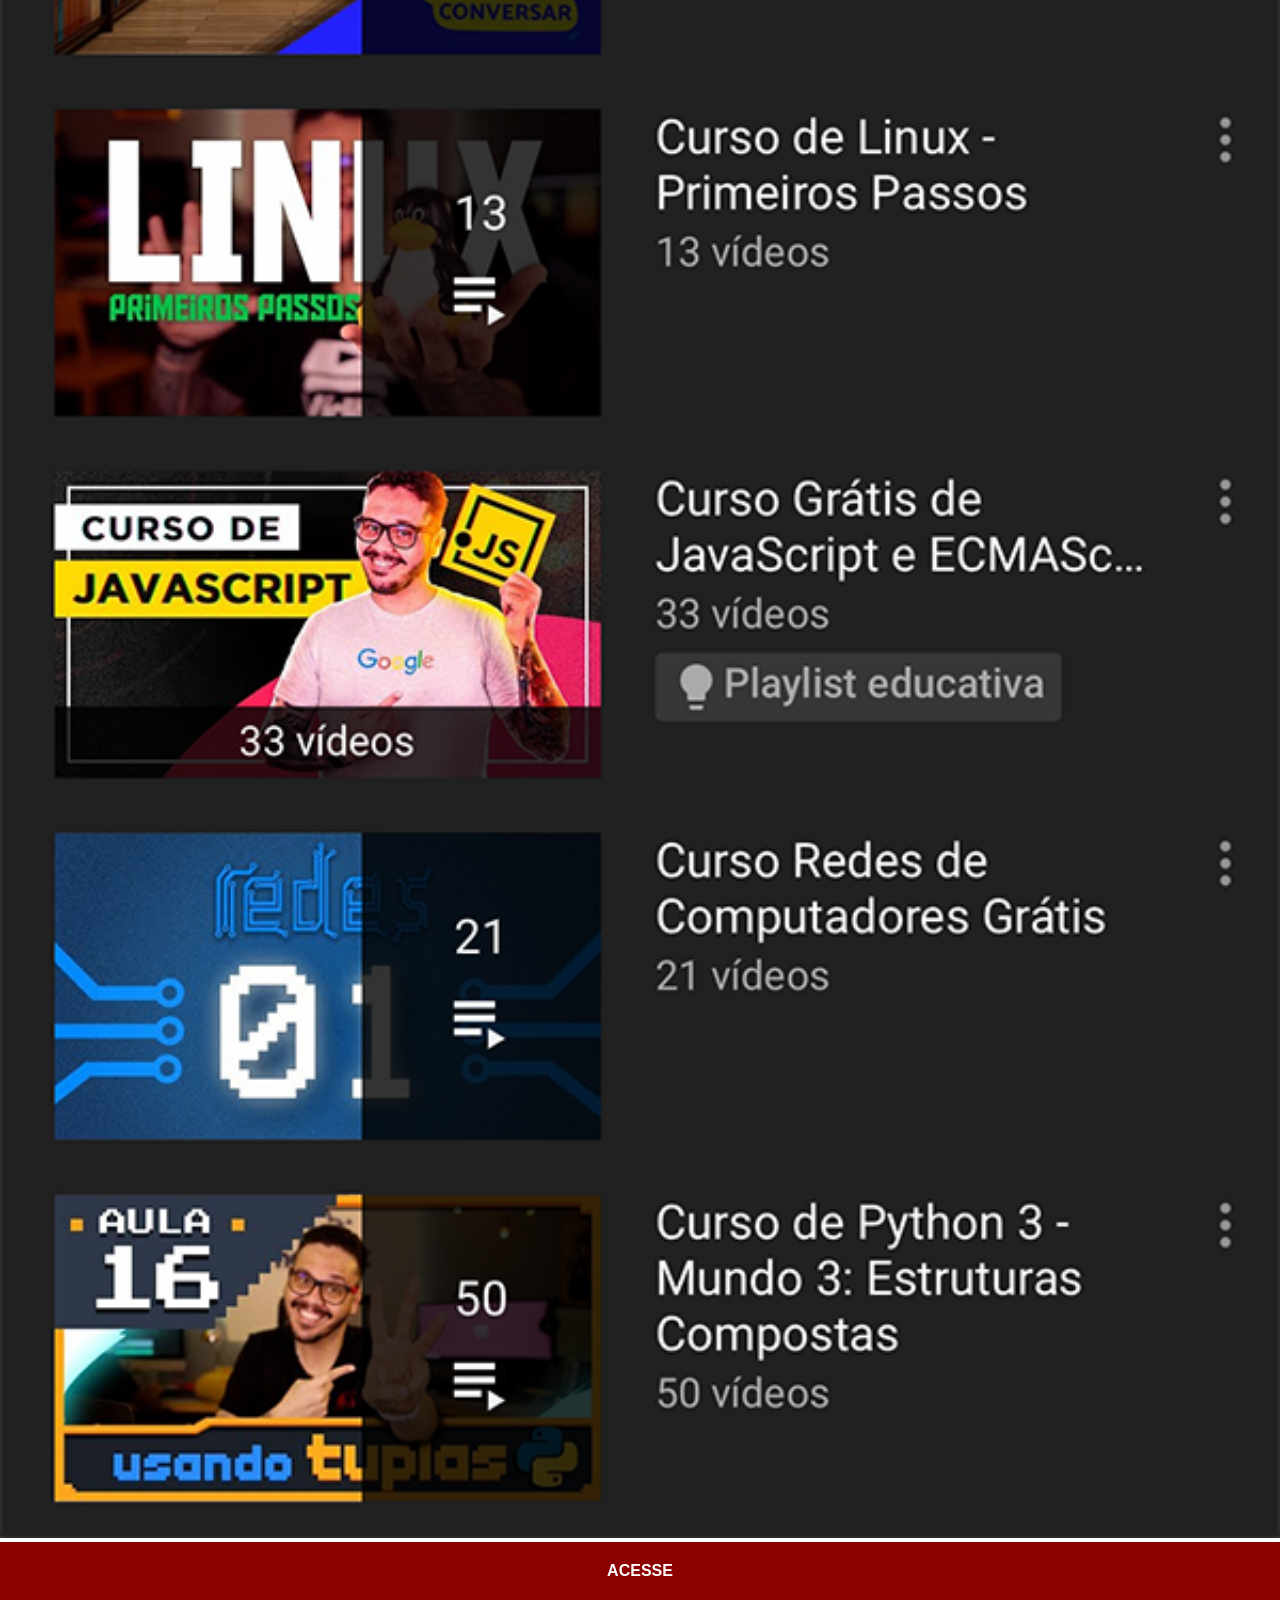
<file: youtube.html>
<!DOCTYPE html>
<html lang="pt-br">
<head>
    <meta charset="UTF-8">
    <meta name="viewport" content="width=device-width, initial-scale=1.0">
    <title>Youtube</title>
    <link rel="stylesheet" href="estilos/social.css">
</head>
<body>
    <img src="imagens/tela-youtube.png" alt="Youtube">
    <a href="https://www.youtube.com/@cursoemvideo" target="_blank">ACESSE</a>
</body>
</html>
</file>
<file: estilos/style.css>
@charset "UTF-8";

* {
    margin: 0px;
    padding: 0px;
    font-family: Arial, Helvetica, sans-serif;
}

html, body {
    height: 100vh;
    width: 100vw;
    background-color: black;
}

body {
    background: url(../imagens/fundo-madeira.jpg) no-repeat top center;
    background-size: cover;
    background-attachment: fixed;
}

main {   
    position: relative;
    height: 100vh;
    width: 100vw;
}

section#iphone {
    position: absolute;
    top: 50%;
    left: 50%;
    transform: translate(-50%, -50%);

    height: 627px;
    width: 311px;
    background: url('../imagens/frame-iphone.png') no-repeat;
}

iframe#tela {
    position: relative;
    top: 80px;
    left: 22px;
    width: 267px;
    height: 471px;
}
section#redes-sociais {
    text-align: right;
}

section#redes-sociais img {
    width: 50px;
    margin: 10px;
    border-radius: 50%;
    box-shadow: 2px 2px 5px rgba(0, 0, 0, 0.644);
    box-sizing: border-box;
    transition: 0.3s, border 0.1s;
}

section#redes-sociais img:hover {
    border: 2px solid rgba(255, 255, 255, 0.466);
    transform: translate(-6px, -6px);
    box-shadow: 5px 5px 10px rgba(0, 0, 0, 0.616);
}
</file>
<file: desafio14-iphone/estilos/style.css>
@charset "UTF-8";

* {
    margin: 0px;
    padding: 0px;
    font-family: Arial, Helvetica, sans-serif;
}

html, body {
    height: 100vh;
    width: 100vw;
    background-color: black;
}

body {
    background: url(../imagens/fundo-madeira.jpg) no-repeat top center;
    background-size: cover;
    background-attachment: fixed;
}

main {   
    position: relative;
    height: 100vh;
    width: 100vw;
}

section#iphone {
    position: absolute;
    top: 50%;
    left: 50%;
    transform: translate(-50%, -50%);

    height: 627px;
    width: 311px;
    background: url('../imagens/frame-iphone.png') no-repeat;
}

iframe#tela {
    position: relative;
    top: 80px;
    left: 22px;
    width: 267px;
    height: 471px;
}
section#redes-sociais {
    text-align: right;
}

section#redes-sociais img {
    width: 50px;
    margin: 10px;
    border-radius: 50%;
    box-shadow: 2px 2px 5px rgba(0, 0, 0, 0.644);
    box-sizing: border-box;
    transition: 0.3s, border 0.1s;
}

section#redes-sociais img:hover {
    border: 2px solid rgba(255, 255, 255, 0.466);
    transform: translate(-6px, -6px);
    box-shadow: 5px 5px 10px rgba(0, 0, 0, 0.616);
}
</file>
<file: estilos/social.css>
@charset "UTF-8";

        * {
            font-family: Arial, Helvetica, sans-serif;
            margin: 0px;
            padding: 0px;
        }

        ::-webkit-scrollbar {
            width: 0px;
            height: 0px;
        }

        img {
            width: 100vw;
        }

        a {
            display: block;
            background-color: darkred;
            color: white;
            padding: 20px;
            text-align: center;
            font-weight: bolder;
            text-decoration: none;
            transition: 0.2s;
        }

        a:hover {
            background-color: red;
        }
</file>
